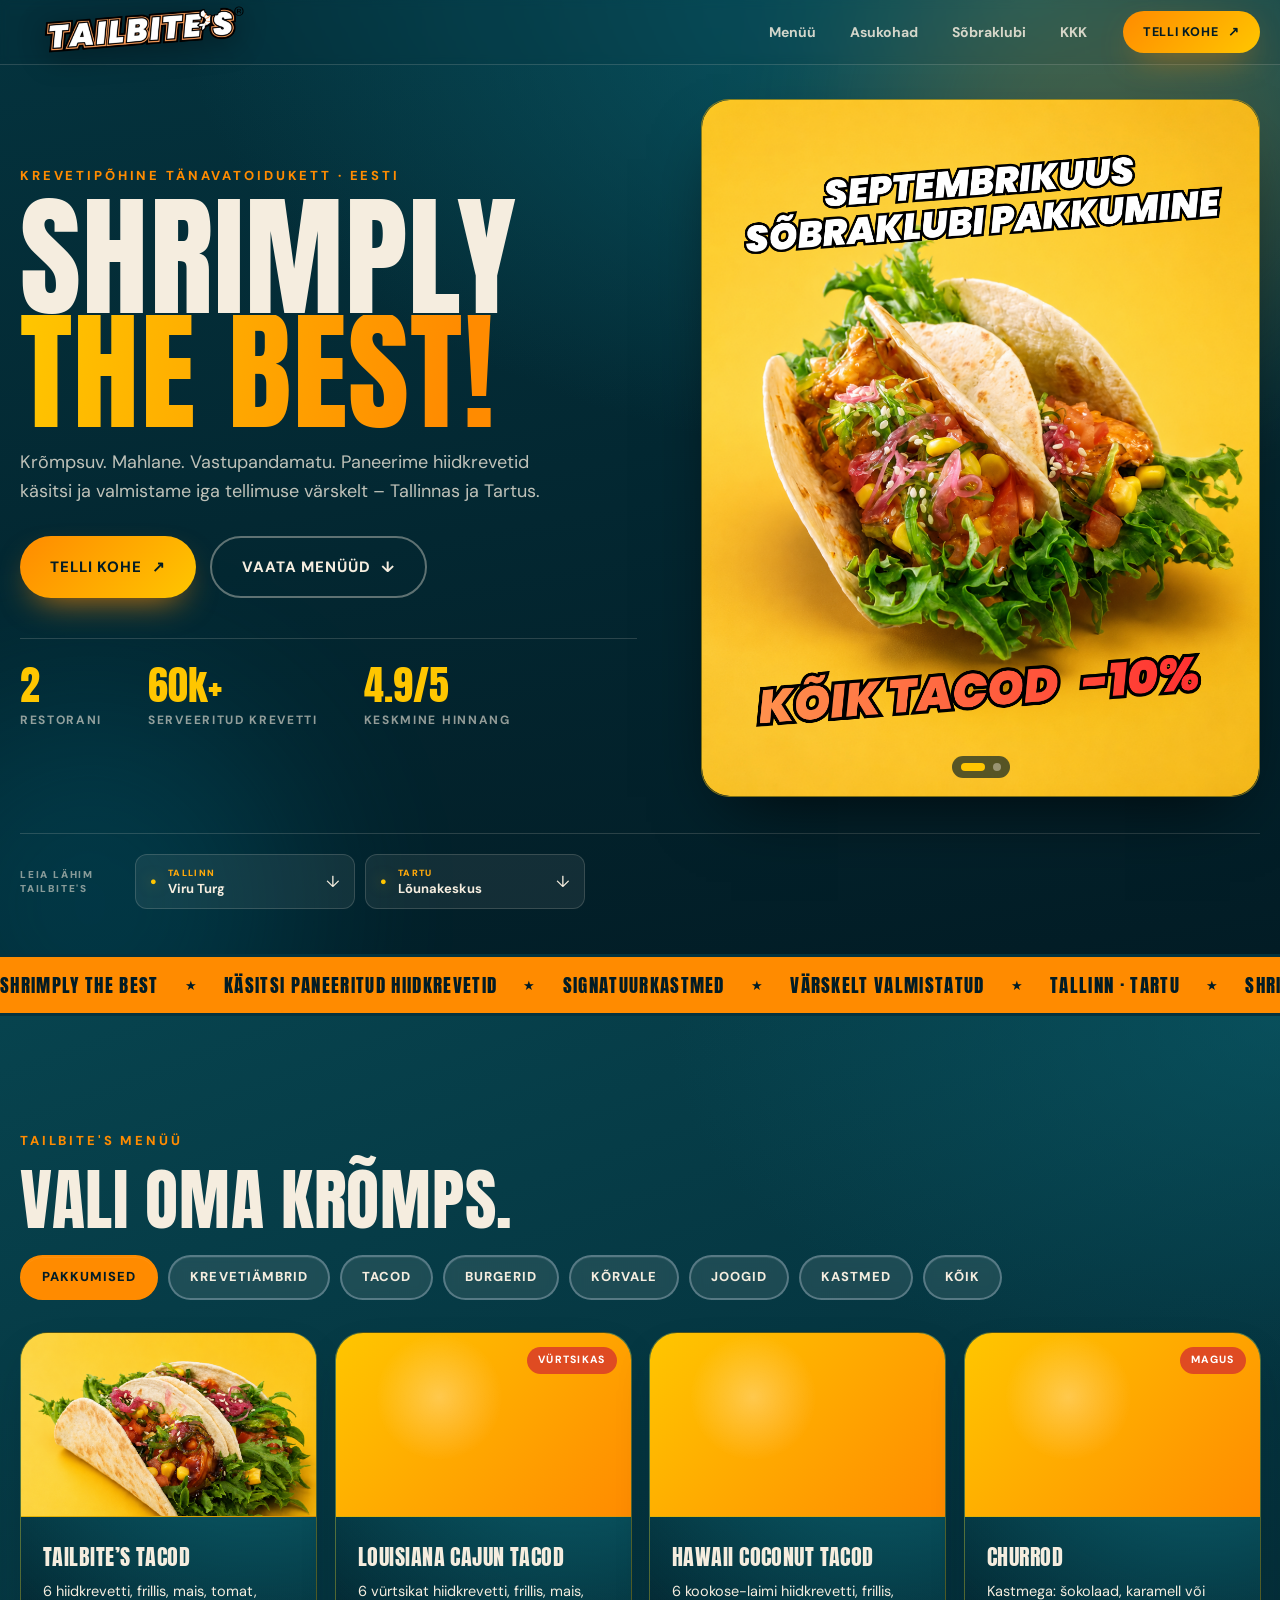
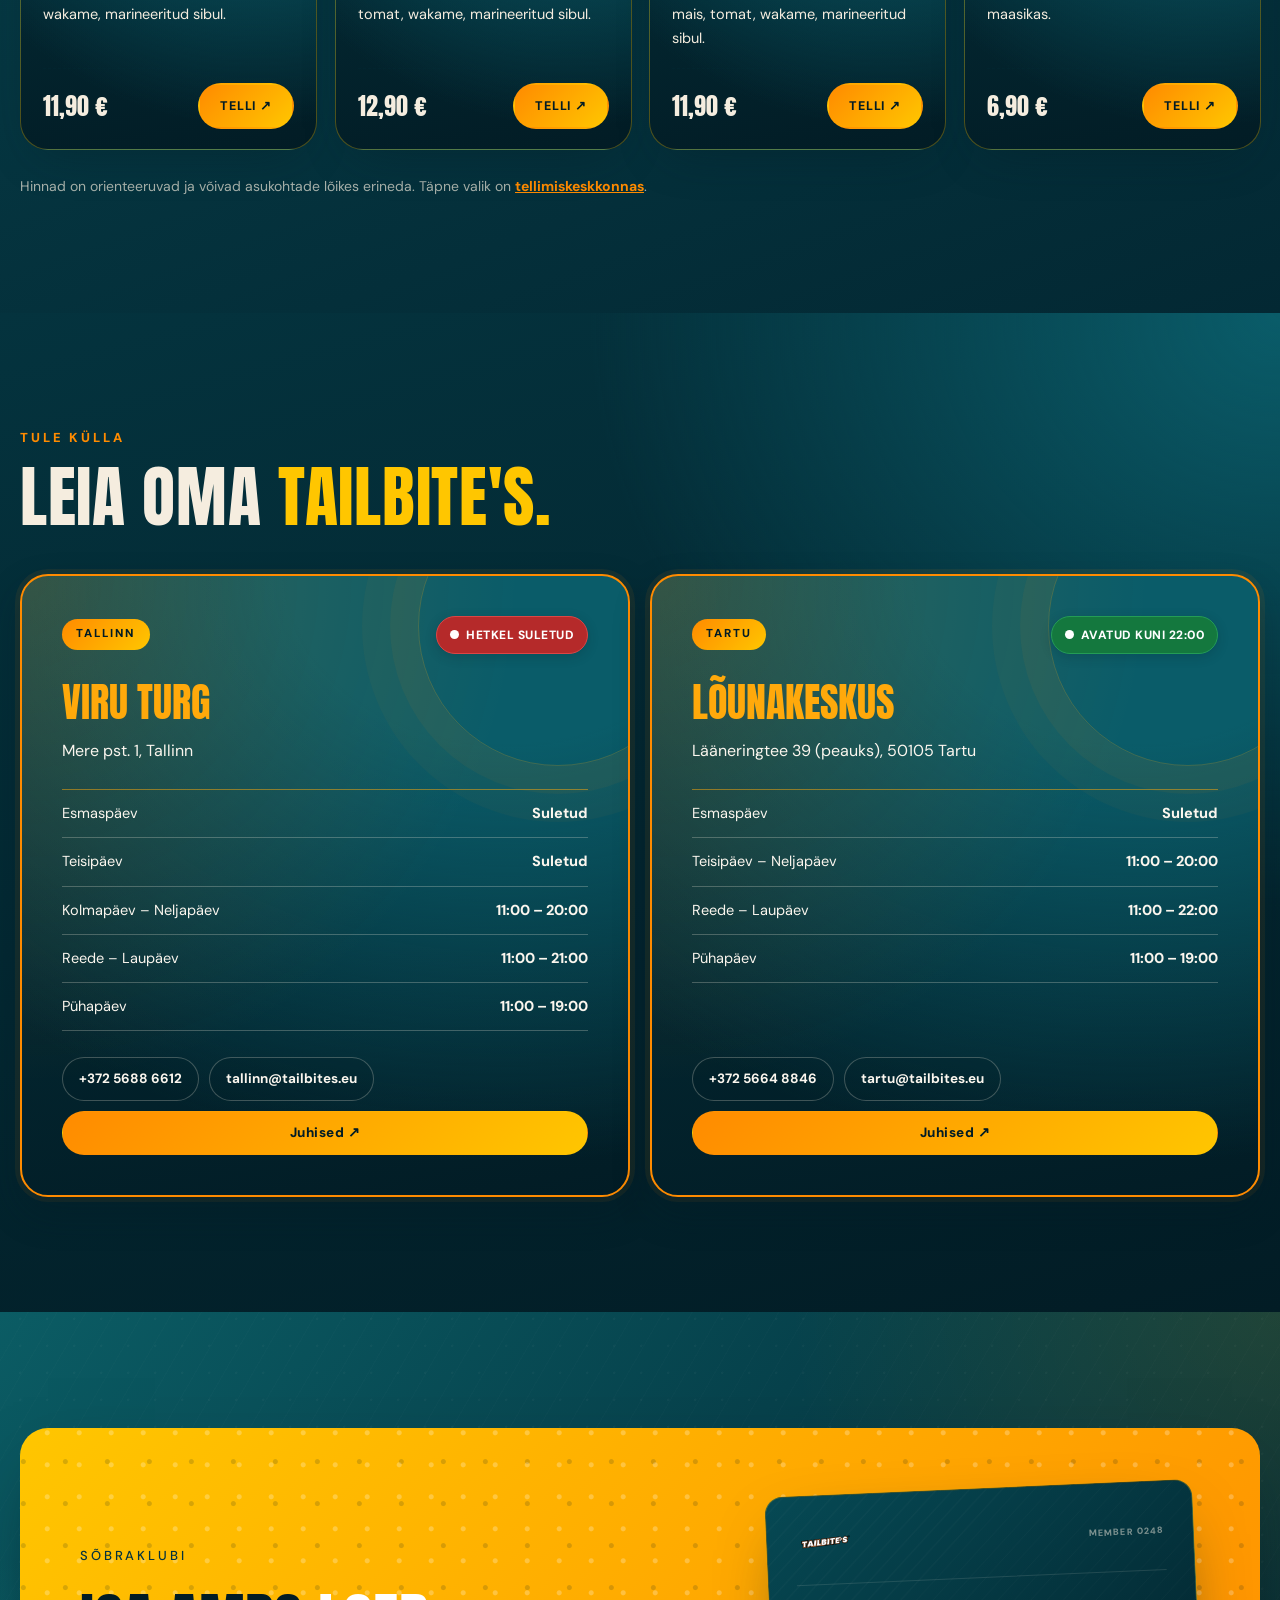
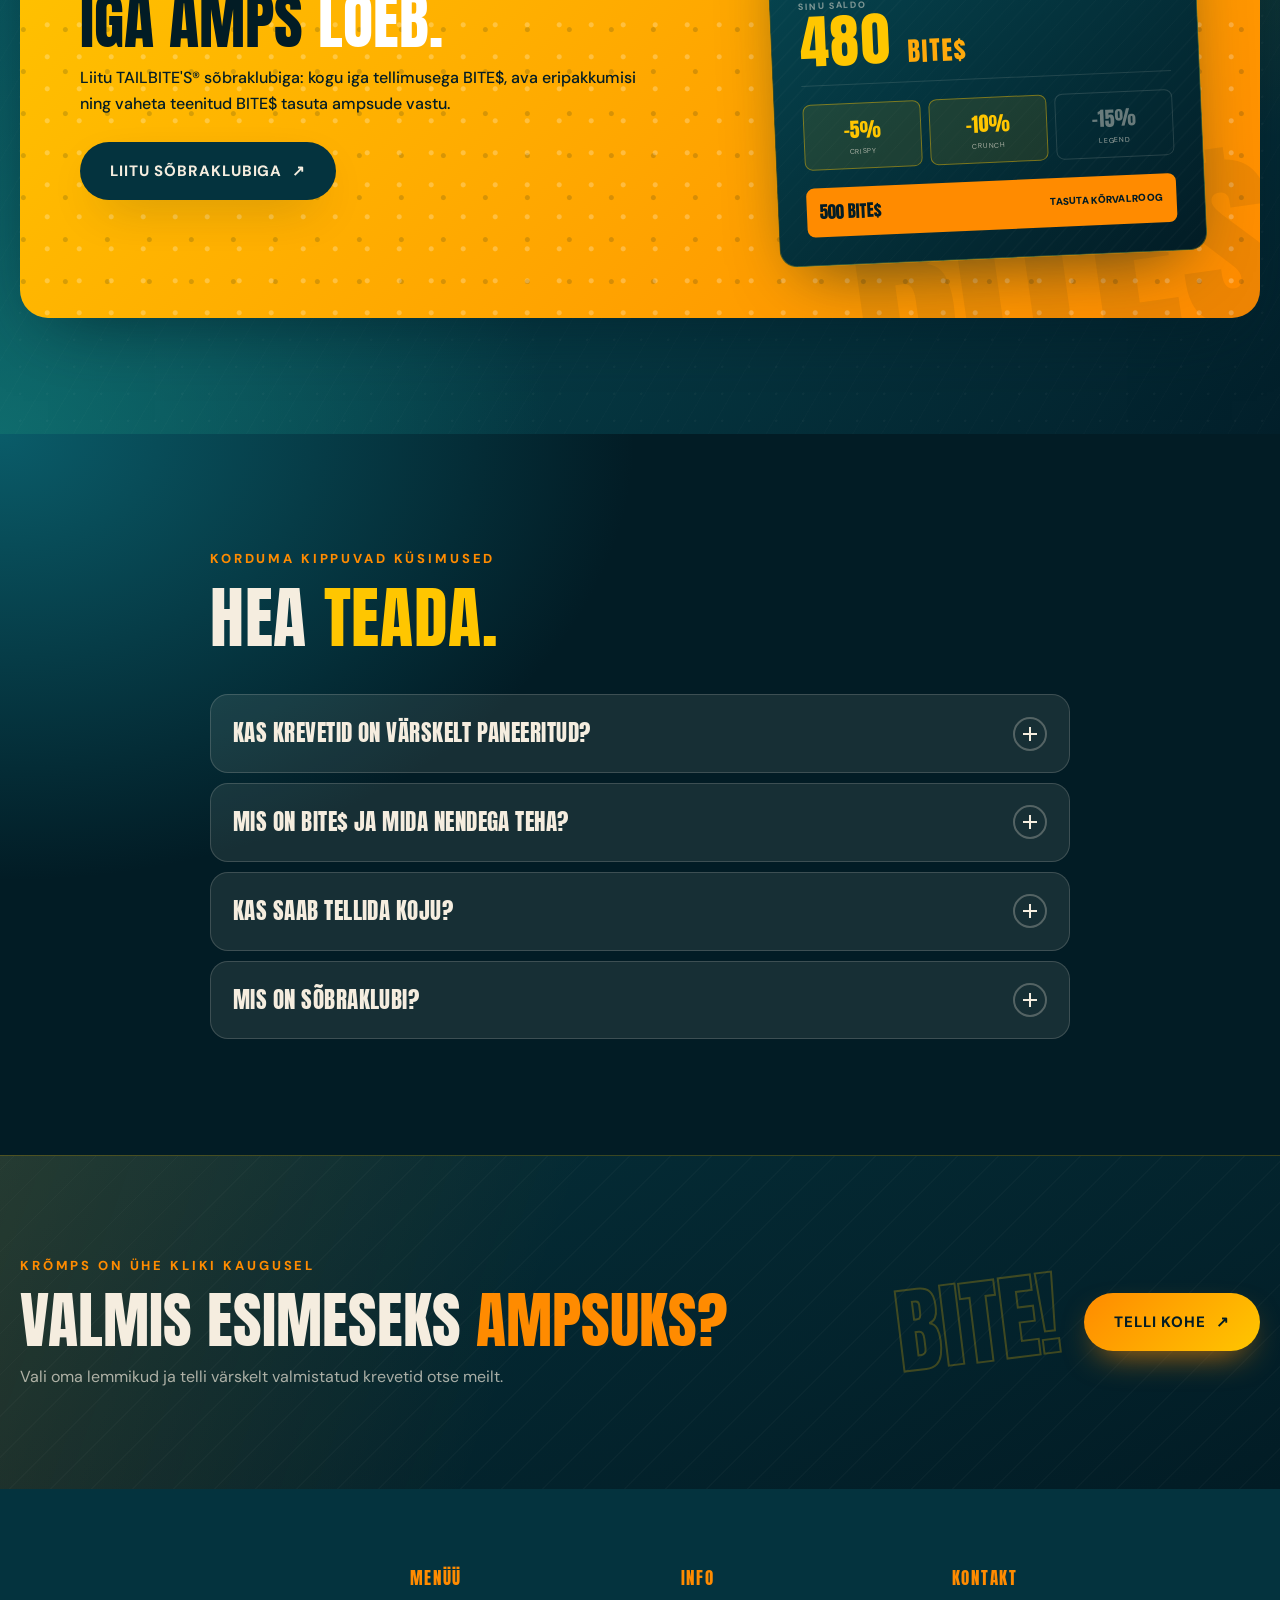
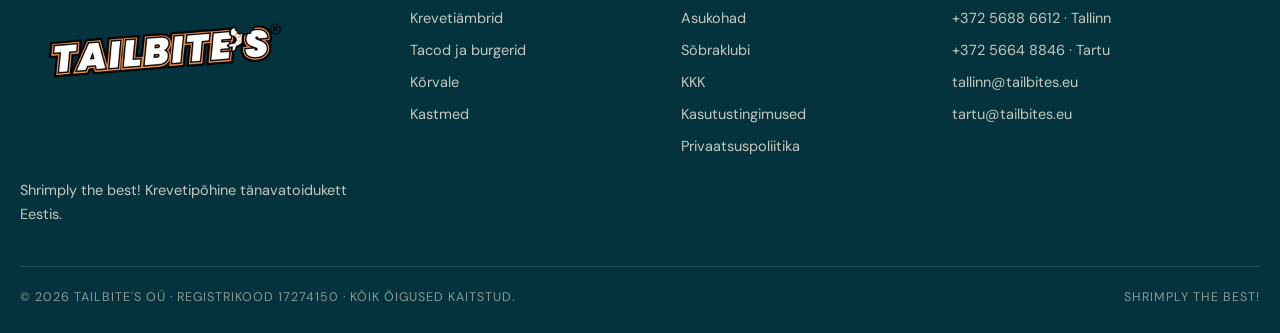
<file: index.html>
<!DOCTYPE html>
<html lang="et">

<head>
    <meta charset="UTF-8">
    <meta name="viewport" content="width=device-width, initial-scale=1.0">

    <title>TAILBITE'S | Krevetid ja tänavatoit Tallinnas ja Tartus</title>
    <meta name="description"
        content="Käsitsi paneeritud hiidkrevetid, krevetiämbrid, tacod ja burgerid. Tailbite’s tänavatoit Tallinnas Viru Turul ja Tartus Lõunakeskuses. Vaata menüüd ja telli!">
    <meta name="robots" content="index, follow, max-image-preview:large">
    <meta name="theme-color" content="#ff8b00">
    <meta name="application-name" content="TAILBITE'S">
    <link rel="canonical" href="https://tailbites.eu/">

    <!-- Link previews: the original site logo must be publicly accessible here. -->
    <meta property="og:type" content="website">
    <meta property="og:locale" content="et_EE">
    <meta property="og:site_name" content="TAILBITE'S">
    <meta property="og:url" content="https://tailbites.eu/">
    <meta property="og:title" content="TAILBITE'S | Shrimply the best!">
    <meta property="og:description"
        content="Krõbedad hiidkrevetid ja tänavatoit Tallinnas ja Tartus. Vali oma krõmps ja telli!">
    <meta property="og:image" content="https://tailbites.eu/assets/site/social-logo.png">
    <meta property="og:image:secure_url" content="https://tailbites.eu/assets/site/social-logo.png">
    <meta property="og:image:type" content="image/png">
    <meta property="og:image:width" content="2560">
    <meta property="og:image:height" content="2560">
    <meta property="og:image:alt" content="TAILBITE'S – Shrimply the best! Logo">
    <meta name="twitter:card" content="summary">
    <meta name="twitter:title" content="TAILBITE'S | Shrimply the best!">
    <meta name="twitter:description"
        content="Krõbedad hiidkrevetid ja tänavatoit Tallinnas ja Tartus. Vali oma krõmps ja telli!">
    <meta name="twitter:image" content="https://tailbites.eu/assets/site/social-logo.png">
    <meta name="twitter:image:alt" content="TAILBITE'S – Shrimply the best! Logo">

    <link rel="icon" type="image/png" sizes="32x32" href="/assets/site/favicon-32.png">
    <link rel="icon" type="image/png" sizes="192x192" href="/assets/site/favicon-192.png">
    <link rel="apple-touch-icon" sizes="180x180" href="/assets/site/apple-touch-icon.png">
    <meta name="referrer" content="strict-origin-when-cross-origin">
    <link rel="sitemap" type="application/xml" href="/sitemap.xml">
    <link rel="preload" href="/assets/fonts/anton-latin.woff2" as="font" type="font/woff2" crossorigin>
    <link rel="stylesheet" href="/css/styles.css">
    <link rel="stylesheet" href="/css/homepage/hero.css">
    <link rel="stylesheet" href="/css/homepage/marquee.css">
    <link rel="stylesheet" href="/css/homepage/menu.css">
    <link rel="stylesheet" href="/css/homepage/locations.css">
    <link rel="stylesheet" href="/css/homepage/club.css">
    <link rel="stylesheet" href="/css/homepage/motion.css">
    <link rel="stylesheet" href="/css/homepage/faq.css">
    <link rel="stylesheet" href="/css/homepage/cta.css">
    <link rel="stylesheet" href="/css/homepage/floating-ui.css">
    <link rel="stylesheet" href="/css/homepage/order-dialog.css">


    <script type="application/ld+json">
{
  "@context": "https://schema.org",
  "@graph": [
    {
      "@type": "Organization",
      "@id": "https://tailbites.eu/#organization",
      "name": "TAILBITE'S",
      "url": "https://tailbites.eu/",
      "logo": "https://tailbites.eu/assets/site/social-logo.png",
      "slogan": "Shrimply the best!",
      "legalName": "TAILBITE'S OÜ",
      "taxID": "17274150",
      "vatID": "EE102890574",
      "address": {
        "@type": "PostalAddress",
        "streetAddress": "Tulbi tn 2d-2a",
        "addressLocality": "Tartu linn",
        "addressRegion": "Tartu maakond",
        "postalCode": "61708",
        "addressCountry": "EE"
      },
      "email": [
        "tallinn@tailbites.eu",
        "tartu@tailbites.eu"
      ]
    },
    {
      "@type": "WebSite",
      "@id": "https://tailbites.eu/#website",
      "url": "https://tailbites.eu/",
      "name": "TAILBITE'S",
      "inLanguage": "et",
      "publisher": {
        "@id": "https://tailbites.eu/#organization"
      }
    },
    {
      "@type": "Restaurant",
      "@id": "https://tailbites.eu/#tallinn",
      "name": "TAILBITE'S Tallinn – Viru Turg",
      "url": "https://tailbites.eu/#locations",
      "parentOrganization": {
        "@id": "https://tailbites.eu/#organization"
      },
      "description": "Krevettidele spetsialiseerunud tänavatoidurestoran: hiidkrevetid, krevetiämbrid, tacod ja burgerid. Viru Turg, Tallinn, Eesti.",
      "servesCuisine": [
        "Krevetid",
        "Mereannid",
        "Tänavatoit",
        "Shrimp",
        "Seafood",
        "Street food"
      ],
      "hasMenu": "https://tailbites.eu/#menu",
      "telephone": "+37256886612",
      "email": "tallinn@tailbites.eu",
      "address": {
        "@type": "PostalAddress",
        "streetAddress": "Mere pst. 1",
        "addressLocality": "Tallinn",
        "addressCountry": "EE"
      }
    },
    {
      "@type": "Restaurant",
      "@id": "https://tailbites.eu/#tartu",
      "name": "TAILBITE'S Tartu – Lõunakeskus",
      "url": "https://tailbites.eu/#locations",
      "parentOrganization": {
        "@id": "https://tailbites.eu/#organization"
      },
      "description": "Krevettidele spetsialiseerunud tänavatoidurestoran: hiidkrevetid, krevetiämbrid, tacod ja burgerid. Lõunakeskus, Tartu, Eesti.",
      "servesCuisine": [
        "Krevetid",
        "Mereannid",
        "Tänavatoit",
        "Shrimp",
        "Seafood",
        "Street food"
      ],
      "hasMenu": "https://tailbites.eu/#menu",
      "telephone": "+37256648846",
      "email": "tartu@tailbites.eu",
      "address": {
        "@type": "PostalAddress",
        "streetAddress": "Lääneringtee 39",
        "addressLocality": "Tartu",
        "addressCountry": "EE",
        "postalCode": "50105"
      }
    }
  ]
}
    </script>
    <noscript>
        <style>
            .reveal {
                opacity: 1;
                transform: none;
            }

            .order-trigger {
                display: none;
            }
        </style>
    </noscript>
</head>

<body class="homepage">

    <a class="skip-link" href="#main">Liigu sisu juurde</a>

    <!-- ============================ HEADER ============================ -->
    <header class="site-header" id="siteHeader">
        <div class="container navbar">

            <a href="#home" class="brand" aria-label="TAILBITE'S avaleht">
                <img src="/assets/site/logo.png" alt="TAILBITE'S logo" decoding="async">
            </a>

            <nav class="desktop-nav" aria-label="Peamenüü">
                <a href="#menu">Menüü</a>
                <a href="#locations">Asukohad</a>
                <a href="#club">Sõbraklubi</a>
                <a href="#faq">KKK</a>
            </nav>

            <div class="nav-actions">
                <button class="btn btn-primary btn-sm order-trigger" type="button" aria-haspopup="dialog"
                    aria-controls="orderDialog">TELLI KOHE <span aria-hidden="true">↗</span></button>
                <button class="burger" id="burger" type="button" aria-label="Ava menüü" aria-expanded="false"
                    aria-controls="mobileMenu">
                    <span></span><span></span><span></span>
                </button>
            </div>

        </div>
        <div class="scroll-progress" id="scrollProgress"></div>
    </header>

    <div class="mobile-menu" id="mobileMenu" inert>
        <nav aria-label="Mobiilimenüü">
            <a href="#menu">Menüü</a>
            <a href="#locations">Asukohad</a>
            <a href="#club">Sõbraklubi</a>
            <a href="#faq">KKK</a>
        </nav>
        <button class="btn btn-primary btn-block order-trigger" type="button" aria-haspopup="dialog"
            aria-controls="orderDialog">TELLI KOHE <span aria-hidden="true">↗</span></button>
    </div>
    <div class="menu-backdrop" id="menuBackdrop"></div>

    <main id="main">

        <!-- ============================ HERO ============================ -->
        <section class="hero" id="home">
            <div class="hero-glow glow-orange" aria-hidden="true"></div>
            <div class="hero-glow glow-blue" aria-hidden="true"></div>

            <div class="container hero-inner">

                <div class="hero-left">
                    <p class="eyebrow reveal">KREVETIPÕHINE TÄNAVATOIDUKETT · EESTI</p>

                    <h1 class="hero-title reveal">
                        <span class="line-1">SHRIMPLY</span>
                        <span class="line-2">THE BEST!</span>
                    </h1>

                    <p class="hero-sub reveal">
                        Krõmpsuv. Mahlane. Vastupandamatu. Paneerime hiidkrevetid käsitsi ja
                        valmistame iga tellimuse värskelt – Tallinnas ja Tartus.
                    </p>

                    <div class="hero-actions reveal">
                        <button class="btn btn-primary btn-lg order-trigger" type="button" aria-haspopup="dialog"
                            aria-controls="orderDialog"><span class="shine"></span>TELLI KOHE <span
                                aria-hidden="true">↗</span></button>
                        <a href="#menu" class="btn btn-ghost btn-lg">VAATA MENÜÜD <span aria-hidden="true">↓</span></a>
                    </div>

                    <ul class="hero-stats reveal">
                        <li><strong data-count="2">0</strong><span>restorani</span></li>
                        <li><strong data-count="60" data-suffix="k+">0</strong><span>serveeritud krevetti</span></li>
                        <li><strong data-count="49" data-decimal="1" data-suffix="/5">0</strong><span>keskmine
                                hinnang</span></li>
                    </ul>
                </div>

                <div class="hero-right reveal" aria-label="Tailbite's pakkumised">
                    <div class="hero-photo" id="heroPromo">
                        <div class="hero-promo-track">
                            <figure class="hero-promo-slide is-active">
                                <img src="/assets/promotions/september.png"
                                    alt="TAILBITE'S krevetiämber krõbedate hiidkrevettidega" fetchpriority="high"
                                    decoding="async" width="1920" height="1080">
                            </figure>
                            <figure class="hero-promo-slide">
                                <img src="/assets/promotions/september-bites.png"
                                    alt="TAILBITE'S tacod värskete lisanditega" loading="lazy" decoding="async"
                                    width="1920" height="1080">
                            </figure>
                        </div>
                        <div class="hero-promo-dots" aria-label="Vali pakkumine">
                            <button class="is-active" type="button" aria-label="Näita krevetiämbrit"></button>
                            <button type="button" aria-label="Näita tacosid"></button>
                        </div>
                    </div>
                </div>

            </div>

            <div class="container hero-locations reveal" aria-label="Kiired asukohad">
                <p class="hero-locations-label">LEIA LÄHIM TAILBITE'S</p>
                <div class="hero-location-links">
                    <a href="#locations" class="hero-location-link">
                        <span class="location-pin" aria-hidden="true">●</span>
                        <span><small>TALLINN</small><strong>Viru Turg</strong></span>
                        <span aria-hidden="true">↓</span>
                    </a>
                    <a href="#locations" class="hero-location-link">
                        <span class="location-pin" aria-hidden="true">●</span>
                        <span><small>TARTU</small><strong>Lõunakeskus</strong></span>
                        <span aria-hidden="true">↓</span>
                    </a>
                </div>
            </div>
        </section>

        <!-- ============================ MARQUEE ============================ -->
        <div class="marquee" aria-hidden="true">
            <div class="marquee-track">
                <span>SHRIMPLY THE BEST</span><span class="dot">★</span>
                <span>KÄSITSI PANEERITUD HIIDKREVETID</span><span class="dot">★</span>
                <span>SIGNATUURKASTMED</span><span class="dot">★</span>
                <span>VÄRSKELT VALMISTATUD</span><span class="dot">★</span>
                <span>TALLINN · TARTU</span><span class="dot">★</span>
                <span>SHRIMPLY THE BEST</span><span class="dot">★</span>
                <span>KÄSITSI PANEERITUD HIIDKREVETID</span><span class="dot">★</span>
                <span>SIGNATUURKASTMED</span><span class="dot">★</span>
                <span>VÄRSKELT VALMISTATUD</span><span class="dot">★</span>
                <span>TALLINN · TARTU</span><span class="dot">★</span>
            </div>
        </div>

        <!-- ============================ MENU ============================ -->
        <section class="section section-alt" id="menu">
            <div class="container">
                <p class="eyebrow reveal">TAILBITE'S MENÜÜ</p>
                <h2 class="section-title reveal">VALI OMA <span>KRÕMPS.</span></h2>

                <div class="menu-tabs reveal" role="tablist" aria-label="Menüü kategooriad">
                    <button class="tab is-active" role="tab" aria-selected="true" id="tab-promo"
                        aria-controls="menuGrid" tabindex="0" data-filter="promo">Pakkumised</button>
                    <button class="tab" role="tab" aria-selected="false" id="tab-buckets" aria-controls="menuGrid"
                        tabindex="-1" data-filter="buckets">Krevetiämbrid</button>
                    <button class="tab" role="tab" aria-selected="false" id="tab-tacos" aria-controls="menuGrid"
                        tabindex="-1" data-filter="tacos">Tacod</button>
                    <button class="tab" role="tab" aria-selected="false" id="tab-burgers" aria-controls="menuGrid"
                        tabindex="-1" data-filter="burgers">Burgerid</button>
                    <button class="tab" role="tab" aria-selected="false" id="tab-sides" aria-controls="menuGrid"
                        tabindex="-1" data-filter="sides">Kõrvale</button>
                    <button class="tab" role="tab" aria-selected="false" id="tab-drinks" aria-controls="menuGrid"
                        tabindex="-1" data-filter="drinks">Joogid</button>
                    <button class="tab" role="tab" aria-selected="false" id="tab-sauces" aria-controls="menuGrid"
                        tabindex="-1" data-filter="sauces">Kastmed</button>
                    <button class="tab" role="tab" aria-selected="false" id="tab-all" aria-controls="menuGrid"
                        tabindex="-1" data-filter="all">Kõik</button>
                </div>

                <div class="menu-grid" id="menuGrid" role="tabpanel" aria-labelledby="tab-promo">
                    <article class="menu-card">
                        <div class="menu-image"><img src="/assets/products/Tacos/TailbitesTaco.png"
                                alt="Tailbite’s tacod" loading="lazy" decoding="async" width="800" height="500"></div>
                        <div class="menu-card-body">
                            <h3>Tailbite’s tacod</h3>
                            <p>6 hiidkrevetti, frillis, mais, tomat, wakame, marineeritud sibul.</p>
                            <div class="menu-foot"><span class="menu-price">11,90 €</span><button
                                    class="btn btn-ghost btn-sm order-trigger" type="button" aria-haspopup="dialog"
                                    aria-controls="orderDialog">Telli ↗</button></div>
                        </div>
                    </article>
                    <article class="menu-card"><span class="menu-tagpill">Vürtsikas</span>
                        <div class="menu-image"><img src="/assets/products/Tacos/CajunTaco.png"
                                alt="Louisiana Cajun tacod" loading="lazy" decoding="async" width="800" height="500">
                        </div>
                        <div class="menu-card-body">
                            <h3>Louisiana Cajun tacod</h3>
                            <p>6 vürtsikat hiidkrevetti, frillis, mais, tomat, wakame, marineeritud sibul.</p>
                            <div class="menu-foot"><span class="menu-price">12,90 €</span><button
                                    class="btn btn-ghost btn-sm order-trigger" type="button" aria-haspopup="dialog"
                                    aria-controls="orderDialog">Telli ↗</button></div>
                        </div>
                    </article>
                    <article class="menu-card">
                        <div class="menu-image"><img src="/assets/products/Tacos/CoconutTaco.png"
                                alt="Hawaii Coconut tacod" loading="lazy" decoding="async" width="800" height="500">
                        </div>
                        <div class="menu-card-body">
                            <h3>Hawaii Coconut tacod</h3>
                            <p>6 kookose-laimi hiidkrevetti, frillis, mais, tomat, wakame, marineeritud sibul.</p>
                            <div class="menu-foot"><span class="menu-price">11,90 €</span><button
                                    class="btn btn-ghost btn-sm order-trigger" type="button" aria-haspopup="dialog"
                                    aria-controls="orderDialog">Telli ↗</button></div>
                        </div>
                    </article>
                    <article class="menu-card"><span class="menu-tagpill">Magus</span>
                        <div class="menu-image"><img src="/assets/products/Sides/Churros.png" alt="Churrod"
                                loading="lazy" decoding="async" width="800" height="500"></div>
                        <div class="menu-card-body">
                            <h3>Churrod</h3>
                            <p>Kastmega: šokolaad, karamell või maasikas.</p>
                            <div class="menu-foot"><span class="menu-price">6,90 €</span><button
                                    class="btn btn-ghost btn-sm order-trigger" type="button" aria-haspopup="dialog"
                                    aria-controls="orderDialog">Telli ↗</button></div>
                        </div>
                    </article>
                </div>
                <noscript>
                    <p class="menu-note">Menüü ja tellimisnuppude kasutamiseks luba JavaScript. Tellida saad ka otse: <a
                            href="https://takeaway.spindl.app/venues/tailbitestallinn">Tallinn</a> või <a
                            href="https://takeaway.spindl.app/venues/tailbitestartu">Tartu</a>.</p>
                </noscript>

                <p class="menu-note reveal">
                    Hinnad on orienteeruvad ja võivad asukohtade lõikes erineda. Täpne valik on
                    <button class="order-trigger order-inline" type="button" aria-haspopup="dialog"
                        aria-controls="orderDialog">tellimiskeskkonnas</button>.
                </p>
            </div>
        </section>

        <!-- ============================ LOCATIONS ============================ -->
        <section class="section section-alt" id="locations">
            <div class="container">
                <p class="eyebrow reveal">TULE KÜLLA</p>
                <h2 class="section-title reveal">LEIA OMA <span>TAILBITE'S.</span></h2>

                <div class="loc-grid">

                    <article class="loc-card reveal" data-open-key="tallinn">
                        <div class="loc-head">
                            <span class="loc-city">TALLINN</span>
                            <span class="loc-status" data-status="tallinn">–</span>
                        </div>
                        <h3>Viru Turg</h3>
                        <p class="loc-addr">Mere pst. 1, Tallinn</p>

                        <ul class="hours">
                            <li><span>Esmaspäev</span><b>Suletud</b></li>
                            <li><span>Teisipäev</span><b>Suletud</b></li>
                            <li><span>Kolmapäev – Neljapäev</span><b>11:00 – 20:00</b></li>
                            <li><span>Reede – Laupäev</span><b>11:00 – 21:00</b></li>
                            <li><span>Pühapäev</span><b>11:00 – 19:00</b></li>
                        </ul>

                        <div class="loc-links">
                            <a href="tel:+37256886612">+372 5688 6612</a>
                            <a href="mailto:tallinn@tailbites.eu">tallinn@tailbites.eu</a>
                            <a href="https://maps.google.com/?q=Mere+pst+1+Tallinn" target="_blank"
                                rel="noopener">Juhised ↗</a>
                        </div>
                    </article>

                    <article class="loc-card reveal" data-open-key="tartu">
                        <div class="loc-head">
                            <span class="loc-city">TARTU</span>
                            <span class="loc-status" data-status="tartu">–</span>
                        </div>
                        <h3>Lõunakeskus</h3>
                        <p class="loc-addr">Lääneringtee 39 (peauks), 50105 Tartu</p>

                        <ul class="hours">
                            <li><span>Esmaspäev</span><b>Suletud</b></li>
                            <li><span>Teisipäev – Neljapäev</span><b>11:00 – 20:00</b></li>
                            <li><span>Reede – Laupäev</span><b>11:00 – 22:00</b></li>
                            <li><span>Pühapäev</span><b>11:00 – 19:00</b></li>
                        </ul>

                        <div class="loc-links">
                            <a href="tel:+37256648846">+372 5664 8846</a>
                            <a href="mailto:tartu@tailbites.eu">tartu@tailbites.eu</a>
                            <a href="https://maps.google.com/?q=Lääneringtee+39+Tartu" target="_blank"
                                rel="noopener">Juhised ↗</a>
                        </div>
                    </article>

                </div>
            </div>
        </section>

        <!-- ============================ CLUB ============================ -->
        <section class="section" id="club">
            <div class="container">
                <div class="club reveal">
                    <div class="club-text">
                        <p class="eyebrow eyebrow-dark">SÕBRAKLUBI</p>
                        <h2 class="club-title">IGA AMPS <span>LOEB.</span></h2>
                        <p>Liitu TAILBITE'S® sõbraklubiga: kogu iga tellimusega BITE$, ava eripakkumisi ning vaheta
                            teenitud BITE$ tasuta ampsude vastu.</p>
                        <a class="btn btn-dark btn-lg" href="https://loyalty.spindl.app/venues/tailbitesfriend"
                            target="_blank" rel="noopener">LIITU SÕBRAKLUBIGA <span aria-hidden="true">↗</span></a>
                    </div>
                    <div class="club-card">
                        <div class="club-card-head">
                            <img class="club-logo" src="/assets/site/logo.png" alt="TAILBITE'S" decoding="async"
                                width="220" height="90" loading="lazy">
                            <span>MEMBER 0248</span>
                        </div>
                        <div class="bite-balance"><small>SINU SALDO</small><strong>480 <em>BITE$</em></strong></div>
                        <div class="club-levels" aria-label="Sõbraklubi soodustused">
                            <span class="is-earned"><b>−5%</b><small>CRISPY</small></span>
                            <span class="is-earned"><b>−10%</b><small>CRUNCH</small></span>
                            <span><b>−15%</b><small>LEGEND</small></span>
                        </div>
                        <div class="club-reward"><span>500 BITE$</span><strong>TASUTA KÕRVALROOG</strong></div>
                    </div>
                </div>
            </div>
        </section>


        <!-- ============================ FAQ ============================ -->
        <section class="section" id="faq">
            <div class="container container-narrow">
                <p class="eyebrow reveal">KORDUMA KIPPUVAD KÜSIMUSED</p>
                <h2 class="section-title reveal">HEA <span>TEADA.</span></h2>

                <div class="faq" id="faqList">
                    <div class="faq-item reveal">
                        <button class="faq-q" type="button" aria-expanded="false">Kas krevetid on värskelt
                            paneeritud?<span class="faq-icon" aria-hidden="true"></span></button>
                        <div class="faq-a">
                            <p>Meie Handmade Crispy krevetid paneeritakse käsitsi iga tellimuse jaoks eraldi, et tagada
                                maksimaalne krõmpsuvus ja värskus.
                            </p>
                        </div>
                    </div>
                    <div class="faq-item reveal">
                        <button class="faq-q" type="button" aria-expanded="false">Mis on BITE$ ja mida nendega
                            teha?<span class="faq-icon" aria-hidden="true"></span></button>
                        <div class="faq-a">
                            <p>BITE$ on Tailbites sõbraklubi punktid, mida kogud iga tellimusega. BITE$ punktide eest
                                saad soetada
                                endale maitsvaid toite ilma, et peaksid midagi maksma! BITE$ punktide kogumiseks peab
                                olema <a href="https://www.tailbites.ee/sobraklubi" target="_blank"
                                    rel="noopener">Sõbraklubi</a> liige!</p>
                        </div>
                    </div>
                    <div class="faq-item reveal">
                        <button class="faq-q" type="button" aria-expanded="false">Kas saab tellida koju?<span
                                class="faq-icon" aria-hidden="true"></span></button>
                        <div class="faq-a">
                            <p>Muidugi! Meie <button class="order-trigger order-inline" type="button"
                                    aria-haspopup="dialog" aria-controls="orderDialog">tellimiskeskkonnast</button> saab
                                kiirelt ja mugavalt koju tellida. Samuti
                                leiate meid <a href="https://www.wolt.com/en/est/restaurants/tailbites" target="_blank"
                                    rel="noopener">Woltis</a> ja <a
                                    href="https://www.boltfood.com/en/est/restaurants/tailbites" target="_blank"
                                    rel="noopener">Bolt Foodis</a>.</p>
                        </div>
                    </div>
                    <div class="faq-item reveal">
                        <button class="faq-q" type="button" aria-expanded="false">Mis on sõbraklubi?<span
                                class="faq-icon" aria-hidden="true"></span></button>
                        <div class="faq-a">
                            <p>Sõbraklubi on meie kliendigrupp, kes saavad igalt tellimuselt natukene soodustust,
                                koguvad BITE$ punkte ning saavad iga kuu eripakkumisi!</p>
                        </div>
                    </div>
                </div>
            </div>
        </section>

        <!-- ============================ CTA ============================ -->
        <section class="cta-band">
            <div class="container cta-inner reveal">
                <div class="cta-copy">
                    <p class="eyebrow">KRÕMPS ON ÜHE KLIKI KAUGUSEL</p>
                    <h2>VALMIS ESIMESEKS <span>AMPSUKS?</span></h2>
                    <p>Vali oma lemmikud ja telli värskelt valmistatud krevetid otse meilt.</p>
                </div>
                <div class="cta-action">
                    <span class="cta-mark" aria-hidden="true">BITE!</span>
                    <button class="btn btn-primary btn-lg order-trigger" type="button" aria-haspopup="dialog"
                        aria-controls="orderDialog"><span class="shine"></span>TELLI KOHE <span
                            aria-hidden="true">↗</span></button>
                </div>
            </div>
        </section>

    </main>

    <!-- ============================ FOOTER ============================ -->
    <footer class="site-footer">
        <div class="container footer-grid">

            <div class="footer-brand">
                <img src="/assets/site/logo.png" alt="TAILBITE'S logo" decoding="async" loading="lazy">
                <p>Shrimply the best! Krevetipõhine tänavatoidukett Eestis.</p>
            </div>

            <nav class="footer-col" aria-label="Jalus – menüü">
                <h4>Menüü</h4>
                <a href="#menu">Krevetiämbrid</a>
                <a href="#menu">Tacod ja burgerid</a>
                <a href="#menu">Kõrvale</a>
                <a href="#menu">Kastmed</a>
            </nav>

            <nav class="footer-col" aria-label="Jalus – info">
                <h4>Info</h4>
                <a href="#locations">Asukohad</a>
                <a href="#club">Sõbraklubi</a>
                <a href="#faq">KKK</a>
                <a href="legal/terms.html">Kasutustingimused</a>
                <a href="legal/privacy.html">Privaatsuspoliitika</a>
            </nav>

            <div class="footer-col">
                <h4>Kontakt</h4>
                <a href="tel:+37256886612">+372 5688 6612 · Tallinn</a>
                <a href="tel:+37256648846">+372 5664 8846 · Tartu</a>
                <a href="mailto:tallinn@tailbites.eu">tallinn@tailbites.eu</a>
                <a href="mailto:tartu@tailbites.eu">tartu@tailbites.eu</a>
            </div>

        </div>

        <div class="container footer-bottom">
            <p>© <span id="year">2026</span> TAILBITE'S OÜ · Registrikood 17274150 · Kõik õigused kaitstud.</p>
            <p>Shrimply the best!</p>
        </div>
    </footer>

    <button class="to-top" id="toTop" type="button" aria-label="Tagasi üles">↑</button>


    <!-- ============================ ORDER LOCATION ============================ -->
    <dialog class="order-dialog" id="orderDialog" aria-labelledby="orderTitle" aria-describedby="orderDescription">
        <div class="order-panel">
            <button class="order-close" type="button" aria-label="Sulge asukohavalik" autofocus>
                <span aria-hidden="true">×</span>
            </button>
            <p class="order-eyebrow">TAILBITE'S · VÄRSKELT SULLE</p>
            <h2 id="orderTitle">Kust <span>tellid?</span></h2>
            <p id="orderDescription">Vali restoran, kust soovid oma tellimuse teha.</p>
            <div class="order-choices">
                <a class="order-city" target="_blank" href="https://takeaway.spindl.app/venues/tailbitestallinn"
                    rel="noopener">
                    <span class="order-city-name">Tallinn <span aria-hidden="true">↗</span></span>
                    <span class="order-city-place">Viru Turg</span>
                </a>
                <a class="order-city" target="_blank" href="https://takeaway.spindl.app/venues/tailbitestartu"
                    rel="noopener">
                    <span class="order-city-name">Tartu <span aria-hidden="true">↗</span></span>
                    <span class="order-city-place">Lõunakeskus</span>
                </a>
            </div>
        </div>
    </dialog>

    <script src="/script.js" defer></script>
</body>

</html>
</file>
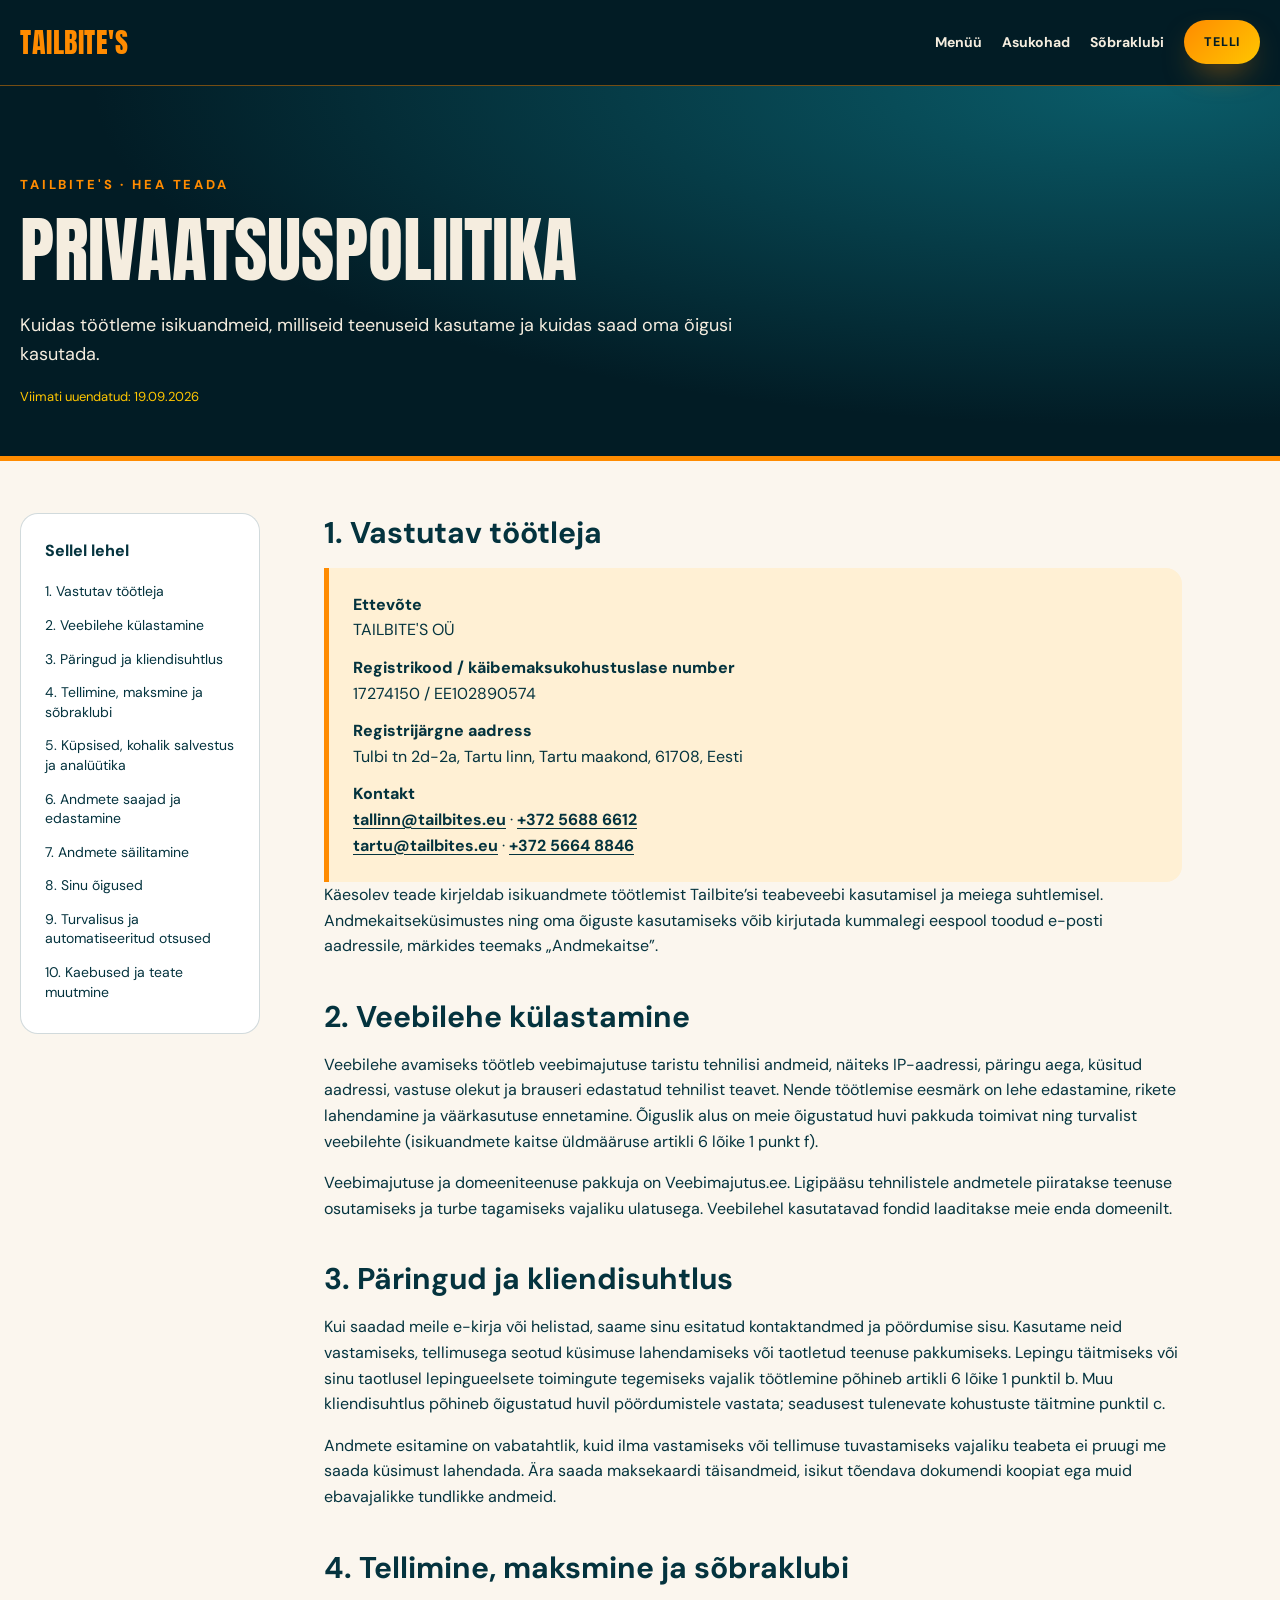
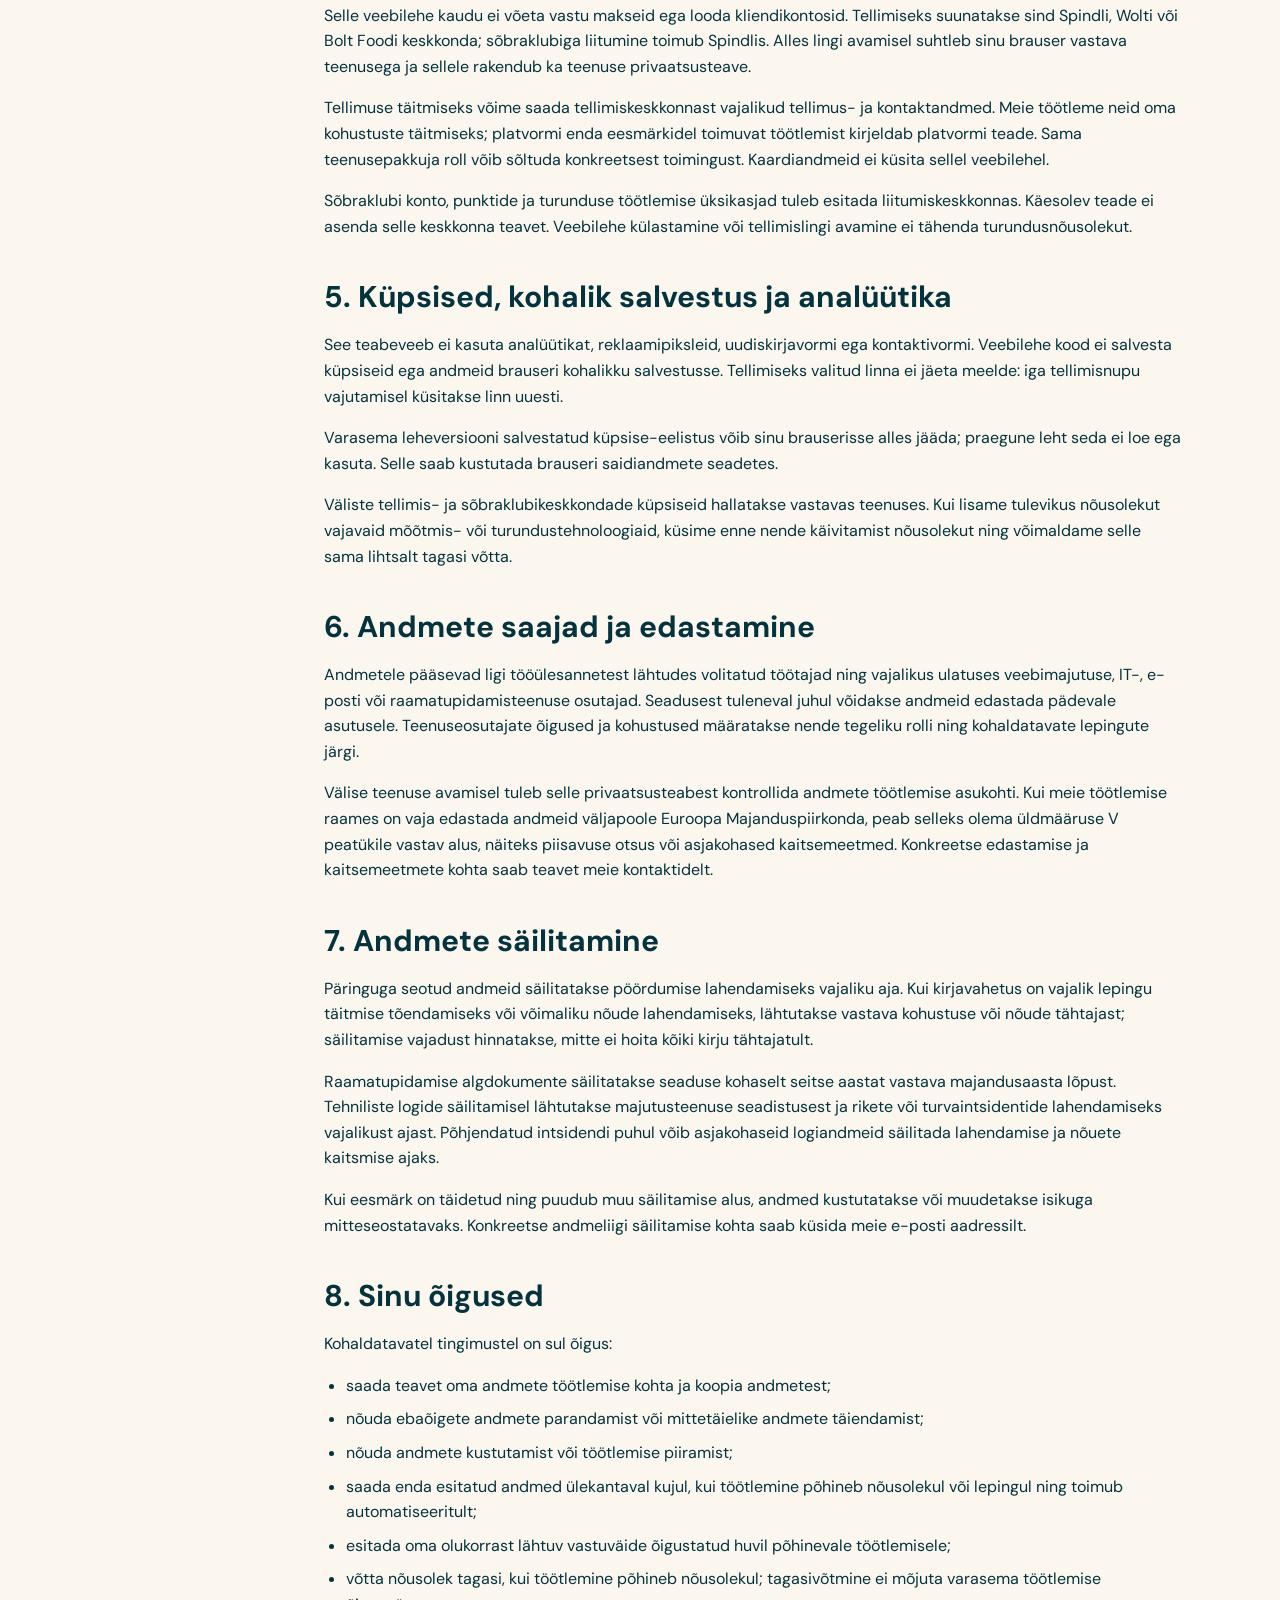
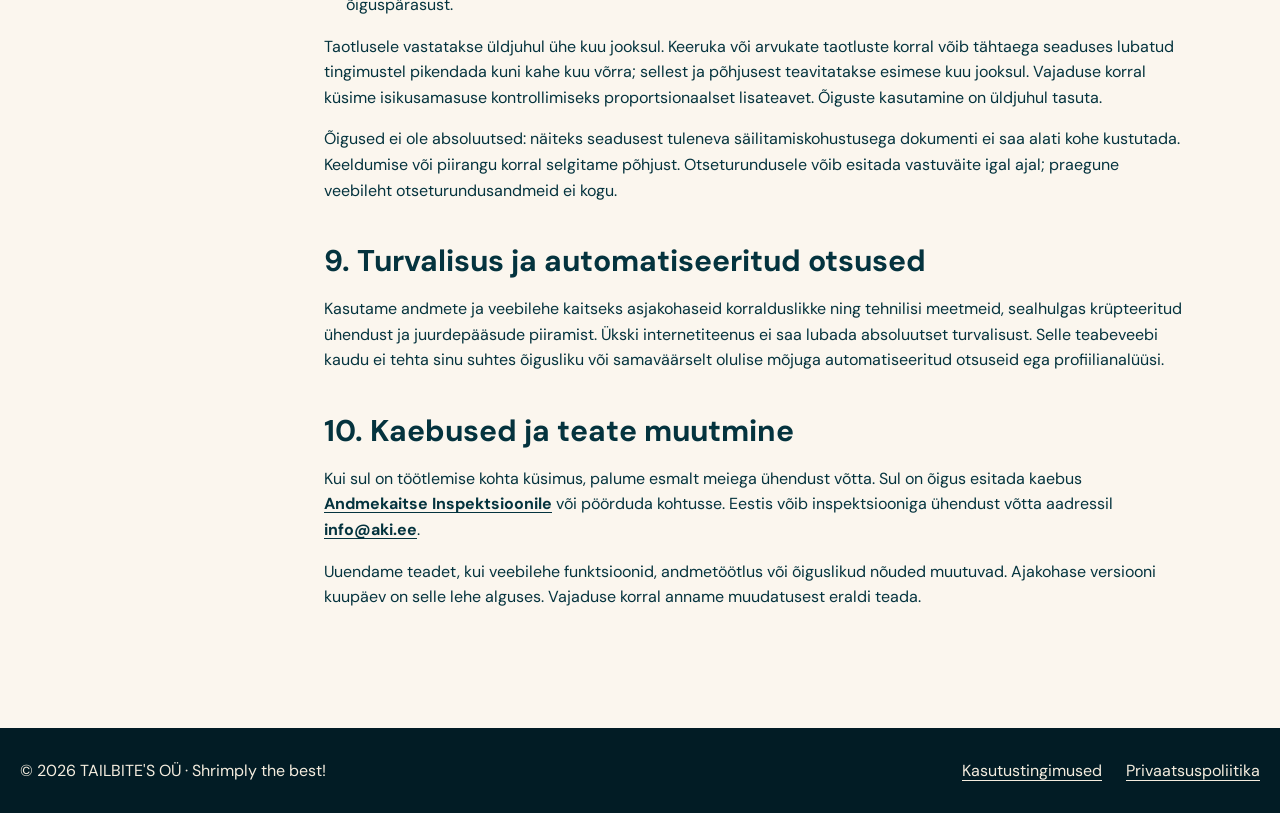
<file: legal/privacy.html>
<!DOCTYPE html>
<html lang="et">

<head>
    <meta charset="UTF-8">
    <meta name="viewport" content="width=device-width, initial-scale=1">
    <title>Privaatsuspoliitika | TAILBITE'S</title>
    <meta name="description"
        content="Kuidas töötleme isikuandmeid, milliseid teenuseid kasutame ja kuidas saad oma õigusi kasutada.">
    <meta name="robots" content="index, follow, max-image-preview:large">
    <meta name="theme-color" content="#ff8b00">
    <meta name="referrer" content="strict-origin-when-cross-origin">
    <link rel="canonical" href="https://tailbites.eu/privaatsuspoliitika.html">
    <meta property="og:type" content="website">
    <meta property="og:locale" content="et_EE">
    <meta property="og:site_name" content="TAILBITE'S">
    <meta property="og:url" content="https://tailbites.eu/privaatsuspoliitika.html">
    <meta property="og:title" content="Privaatsuspoliitika | TAILBITE'S">
    <meta property="og:description"
        content="Kuidas töötleme isikuandmeid, milliseid teenuseid kasutame ja kuidas saad oma õigusi kasutada.">
    <meta property="og:image" content="https://tailbites.eu/assets/site/social-logo.png">
    <meta property="og:image:type" content="image/png">
    <meta property="og:image:width" content="2560">
    <meta property="og:image:height" content="2560">
    <meta property="og:image:alt" content="TAILBITE'S logo oranžil taustal – Shrimply the best!">
    <meta name="twitter:card" content="summary">
    <meta name="twitter:title" content="Privaatsuspoliitika | TAILBITE'S">
    <meta name="twitter:description"
        content="Kuidas töötleme isikuandmeid, milliseid teenuseid kasutame ja kuidas saad oma õigusi kasutada.">
    <meta name="twitter:image" content="https://tailbites.eu/assets/site/social-logo.png">
    <meta name="twitter:image:alt" content="TAILBITE'S logo – Shrimply the best!">
    <link rel="icon" type="image/png" sizes="32x32" href="/assets/site/favicon-32.png">
    <link rel="icon" type="image/png" sizes="192x192" href="/assets/site/favicon-192.png">
    <link rel="apple-touch-icon" sizes="180x180" href="/assets/site/apple-touch-icon.png">
    <link rel="sitemap" type="application/xml" href="/sitemap.xml">
    <link rel="preload" href="/assets/fonts/anton-latin.woff2" as="font" type="font/woff2" crossorigin>
    <link rel="stylesheet" href="/css/styles.css">
    <link rel="stylesheet" href="/css/pages/legal.css">
    <script
        type="application/ld+json">{"@context": "https://schema.org", "@type": "WebPage", "name": "Privaatsuspoliitika", "description": "Kuidas töötleme isikuandmeid, milliseid teenuseid kasutame ja kuidas saad oma õigusi kasutada.", "url": "https://tailbites.eu/privaatsuspoliitika.html", "inLanguage": "et", "isPartOf": {"@id": "https://tailbites.eu/#website"}}</script>
</head>

<body>
    <a class="skip-link" href="#main">Liigu sisu juurde</a>
    <header class="page-header">
        <div class="container page-nav">
            <a class="page-brand" href="/" aria-label="TAILBITE'S avaleht">TAILBITE'S</a>
            <nav class="page-nav-links" aria-label="Peamenüü">
                <a href="/#menu">Menüü</a>
                <a href="/#locations">Asukohad</a>
                <a href="/#club">Sõbraklubi</a>
                <a href="/#menu" class="btn btn-primary btn-sm">Telli</a>
            </nav>
        </div>
    </header>
    <main id="main">
        <div class="legal-hero">
            <div class="container">
                <p class="eyebrow">TAILBITE'S · HEA TEADA</p>
                <h1>Privaatsuspoliitika</h1>
                <p class="legal-intro">Kuidas töötleme isikuandmeid, milliseid teenuseid kasutame ja kuidas saad oma
                    õigusi kasutada.</p>
                <p class="legal-date">Viimati uuendatud: 19.09.2026</p>
            </div>
        </div>
        <div class="container legal-layout">
            <nav class="legal-toc" aria-label="Lehe sisukord">
                <p>Sellel lehel</p>
                <a href="#vastutav">1. Vastutav töötleja</a>
                <a href="#veeb">2. Veebilehe külastamine</a>
                <a href="#suhtlus">3. Päringud ja kliendisuhtlus</a>
                <a href="#valisteenused">4. Tellimine, maksmine ja sõbraklubi</a>
                <a href="#kupsised">5. Küpsised, kohalik salvestus ja analüütika</a>
                <a href="#saajad">6. Andmete saajad ja edastamine</a>
                <a href="#sailitamine">7. Andmete säilitamine</a>
                <a href="#oigused">8. Sinu õigused</a>
                <a href="#turve">9. Turvalisus ja automatiseeritud otsused</a>
                <a href="#kaebus">10. Kaebused ja teate muutmine</a>
            </nav>
            <div class="legal-body">
                <section id="vastutav">
                    <h2>1. Vastutav töötleja</h2>
                    <dl class="legal-company">
                        <dt>Ettevõte</dt>
                        <dd>TAILBITE'S OÜ</dd>
                        <dt>Registrikood / käibemaksukohustuslase number</dt>
                        <dd>17274150 / EE102890574</dd>
                        <dt>Registrijärgne aadress</dt>
                        <dd>Tulbi tn 2d-2a, Tartu linn, Tartu maakond, 61708, Eesti</dd>
                        <dt>Kontakt</dt>
                        <dd>
                            <a href="mailto:tallinn@tailbites.eu">tallinn@tailbites.eu</a> · <a
                                href="tel:+37256886612">+372 5688 6612</a>
                            <br>
                            <a href="mailto:tartu@tailbites.eu">tartu@tailbites.eu</a> · <a href="tel:+37256648846">+372
                                5664 8846</a>
                        </dd>
                    </dl>
                    <p>Käesolev teade kirjeldab isikuandmete töötlemist Tailbite’si teabeveebi kasutamisel ja meiega
                        suhtlemisel. Andmekaitseküsimustes ning oma õiguste kasutamiseks võib kirjutada kummalegi
                        eespool toodud e-posti aadressile, märkides teemaks „Andmekaitse”.</p>
                </section>
                <section id="veeb">
                    <h2>2. Veebilehe külastamine</h2>
                    <p>Veebilehe avamiseks töötleb veebimajutuse taristu tehnilisi andmeid, näiteks IP-aadressi, päringu
                        aega, küsitud aadressi, vastuse olekut ja brauseri edastatud tehnilist teavet. Nende töötlemise
                        eesmärk on lehe edastamine, rikete lahendamine ja väärkasutuse ennetamine. Õiguslik alus on meie
                        õigustatud huvi pakkuda toimivat ning turvalist veebilehte (isikuandmete kaitse üldmääruse
                        artikli 6 lõike 1 punkt f).</p>
                    <p>Veebimajutuse ja domeeniteenuse pakkuja on Veebimajutus.ee. Ligipääsu tehnilistele andmetele
                        piiratakse teenuse osutamiseks ja turbe tagamiseks vajaliku ulatusega. Veebilehel kasutatavad
                        fondid laaditakse meie enda domeenilt.</p>
                </section>
                <section id="suhtlus">
                    <h2>3. Päringud ja kliendisuhtlus</h2>
                    <p>Kui saadad meile e-kirja või helistad, saame sinu esitatud kontaktandmed ja pöördumise sisu.
                        Kasutame neid vastamiseks, tellimusega seotud küsimuse lahendamiseks või taotletud teenuse
                        pakkumiseks. Lepingu täitmiseks või sinu taotlusel lepingueelsete toimingute tegemiseks vajalik
                        töötlemine põhineb artikli 6 lõike 1 punktil b. Muu kliendisuhtlus põhineb õigustatud huvil
                        pöördumistele vastata; seadusest tulenevate kohustuste täitmine punktil c.</p>
                    <p>Andmete esitamine on vabatahtlik, kuid ilma vastamiseks või tellimuse tuvastamiseks vajaliku
                        teabeta ei pruugi me saada küsimust lahendada. Ära saada maksekaardi täisandmeid, isikut
                        tõendava dokumendi koopiat ega muid ebavajalikke tundlikke andmeid.</p>
                </section>
                <section id="valisteenused">
                    <h2>4. Tellimine, maksmine ja sõbraklubi</h2>
                    <p>Selle veebilehe kaudu ei võeta vastu makseid ega looda kliendikontosid. Tellimiseks suunatakse
                        sind Spindli, Wolti või Bolt Foodi keskkonda; sõbraklubiga liitumine toimub Spindlis. Alles
                        lingi avamisel suhtleb sinu brauser vastava teenusega ja sellele rakendub ka teenuse
                        privaatsusteave.</p>
                    <p>Tellimuse täitmiseks võime saada tellimiskeskkonnast vajalikud tellimus- ja kontaktandmed. Meie
                        töötleme neid oma kohustuste täitmiseks; platvormi enda eesmärkidel toimuvat töötlemist
                        kirjeldab platvormi teade. Sama teenusepakkuja roll võib sõltuda konkreetsest toimingust.
                        Kaardiandmeid ei küsita sellel veebilehel.</p>
                    <p>Sõbraklubi konto, punktide ja turunduse töötlemise üksikasjad tuleb esitada liitumiskeskkonnas.
                        Käesolev teade ei asenda selle keskkonna teavet. Veebilehe külastamine või tellimislingi avamine
                        ei tähenda turundusnõusolekut.</p>
                </section>
                <section id="kupsised">
                    <h2>5. Küpsised, kohalik salvestus ja analüütika</h2>
                    <p>See teabeveeb ei kasuta analüütikat, reklaamipiksleid, uudiskirjavormi ega kontaktivormi.
                        Veebilehe kood ei salvesta küpsiseid ega andmeid brauseri kohalikku salvestusse. Tellimiseks
                        valitud linna ei jäeta meelde: iga tellimisnupu vajutamisel küsitakse linn uuesti.</p>
                    <p>Varasema leheversiooni salvestatud küpsise-eelistus võib sinu brauserisse alles jääda; praegune
                        leht seda ei loe ega kasuta. Selle saab kustutada brauseri saidiandmete seadetes.</p>
                    <p>Väliste tellimis- ja sõbraklubikeskkondade küpsiseid hallatakse vastavas teenuses. Kui lisame
                        tulevikus nõusolekut vajavaid mõõtmis- või turundustehnoloogiaid, küsime enne nende käivitamist
                        nõusolekut ning võimaldame selle sama lihtsalt tagasi võtta.</p>
                </section>
                <section id="saajad">
                    <h2>6. Andmete saajad ja edastamine</h2>
                    <p>Andmetele pääsevad ligi tööülesannetest lähtudes volitatud töötajad ning vajalikus ulatuses
                        veebimajutuse, IT-, e-posti või raamatupidamisteenuse osutajad. Seadusest tuleneval juhul
                        võidakse andmeid edastada pädevale asutusele. Teenuseosutajate õigused ja kohustused määratakse
                        nende tegeliku rolli ning kohaldatavate lepingute järgi.</p>
                    <p>Välise teenuse avamisel tuleb selle privaatsusteabest kontrollida andmete töötlemise asukohti.
                        Kui meie töötlemise raames on vaja edastada andmeid väljapoole Euroopa Majanduspiirkonda, peab
                        selleks olema üldmääruse V peatükile vastav alus, näiteks piisavuse otsus või asjakohased
                        kaitsemeetmed. Konkreetse edastamise ja kaitsemeetmete kohta saab teavet meie kontaktidelt.</p>
                </section>
                <section id="sailitamine">
                    <h2>7. Andmete säilitamine</h2>
                    <p>Päringuga seotud andmeid säilitatakse pöördumise lahendamiseks vajaliku aja. Kui kirjavahetus on
                        vajalik lepingu täitmise tõendamiseks või võimaliku nõude lahendamiseks, lähtutakse vastava
                        kohustuse või nõude tähtajast; säilitamise vajadust hinnatakse, mitte ei hoita kõiki kirju
                        tähtajatult.</p>
                    <p>Raamatupidamise algdokumente säilitatakse seaduse kohaselt seitse aastat vastava majandusaasta
                        lõpust. Tehniliste logide säilitamisel lähtutakse majutusteenuse seadistusest ja rikete või
                        turvaintsidentide lahendamiseks vajalikust ajast. Põhjendatud intsidendi puhul võib asjakohaseid
                        logiandmeid säilitada lahendamise ja nõuete kaitsmise ajaks.</p>
                    <p>Kui eesmärk on täidetud ning puudub muu säilitamise alus, andmed kustutatakse või muudetakse
                        isikuga mitteseostatavaks. Konkreetse andmeliigi säilitamise kohta saab küsida meie e-posti
                        aadressilt.</p>
                </section>
                <section id="oigused">
                    <h2>8. Sinu õigused</h2>
                    <p>Kohaldatavatel tingimustel on sul õigus:</p>
                    <ul>
                        <li>saada teavet oma andmete töötlemise kohta ja koopia andmetest;</li>
                        <li>nõuda ebaõigete andmete parandamist või mittetäielike andmete täiendamist;</li>
                        <li>nõuda andmete kustutamist või töötlemise piiramist;</li>
                        <li>saada enda esitatud andmed ülekantaval kujul, kui töötlemine põhineb nõusolekul või lepingul
                            ning toimub automatiseeritult;</li>
                        <li>esitada oma olukorrast lähtuv vastuväide õigustatud huvil põhinevale töötlemisele;</li>
                        <li>võtta nõusolek tagasi, kui töötlemine põhineb nõusolekul; tagasivõtmine ei mõjuta varasema
                            töötlemise õiguspärasust.</li>
                    </ul>
                    <p>Taotlusele vastatakse üldjuhul ühe kuu jooksul. Keeruka või arvukate taotluste korral võib
                        tähtaega seaduses lubatud tingimustel pikendada kuni kahe kuu võrra; sellest ja põhjusest
                        teavitatakse esimese kuu jooksul. Vajaduse korral küsime isikusamasuse kontrollimiseks
                        proportsionaalset lisateavet. Õiguste kasutamine on üldjuhul tasuta.</p>
                    <p>Õigused ei ole absoluutsed: näiteks seadusest tuleneva säilitamiskohustusega dokumenti ei saa
                        alati kohe kustutada. Keeldumise või piirangu korral selgitame põhjust. Otseturundusele võib
                        esitada vastuväite igal ajal; praegune veebileht otseturundusandmeid ei kogu.</p>
                </section>
                <section id="turve">
                    <h2>9. Turvalisus ja automatiseeritud otsused</h2>
                    <p>Kasutame andmete ja veebilehe kaitseks asjakohaseid korralduslikke ning tehnilisi meetmeid,
                        sealhulgas krüpteeritud ühendust ja juurdepääsude piiramist. Ükski internetiteenus ei saa lubada
                        absoluutset turvalisust. Selle teabeveebi kaudu ei tehta sinu suhtes õigusliku või samaväärselt
                        olulise mõjuga automatiseeritud otsuseid ega profiilianalüüsi.</p>
                </section>
                <section id="kaebus">
                    <h2>10. Kaebused ja teate muutmine</h2>
                    <p>Kui sul on töötlemise kohta küsimus, palume esmalt meiega ühendust võtta. Sul on õigus esitada
                        kaebus <a href="https://www.aki.ee/">Andmekaitse Inspektsioonile</a> või pöörduda kohtusse.
                        Eestis võib inspektsiooniga ühendust võtta aadressil <a
                            href="mailto:info@aki.ee">info@aki.ee</a>.</p>
                    <p>Uuendame teadet, kui veebilehe funktsioonid, andmetöötlus või õiguslikud nõuded muutuvad.
                        Ajakohase versiooni kuupäev on selle lehe alguses. Vajaduse korral anname muudatusest eraldi
                        teada.</p>
                </section>
            </div>
        </div>
    </main>
    <footer class="page-footer">
        <div class="container">
            <p>© 2026 TAILBITE'S OÜ · Shrimply the best!</p>
            <nav aria-label="Jaluse lingid">
                <a href="/kasutustingimused.html">Kasutustingimused</a>
                <a href="/privaatsuspoliitika.html">Privaatsuspoliitika</a>
            </nav>
        </div>
    </footer>
</body>

</html>
</file>
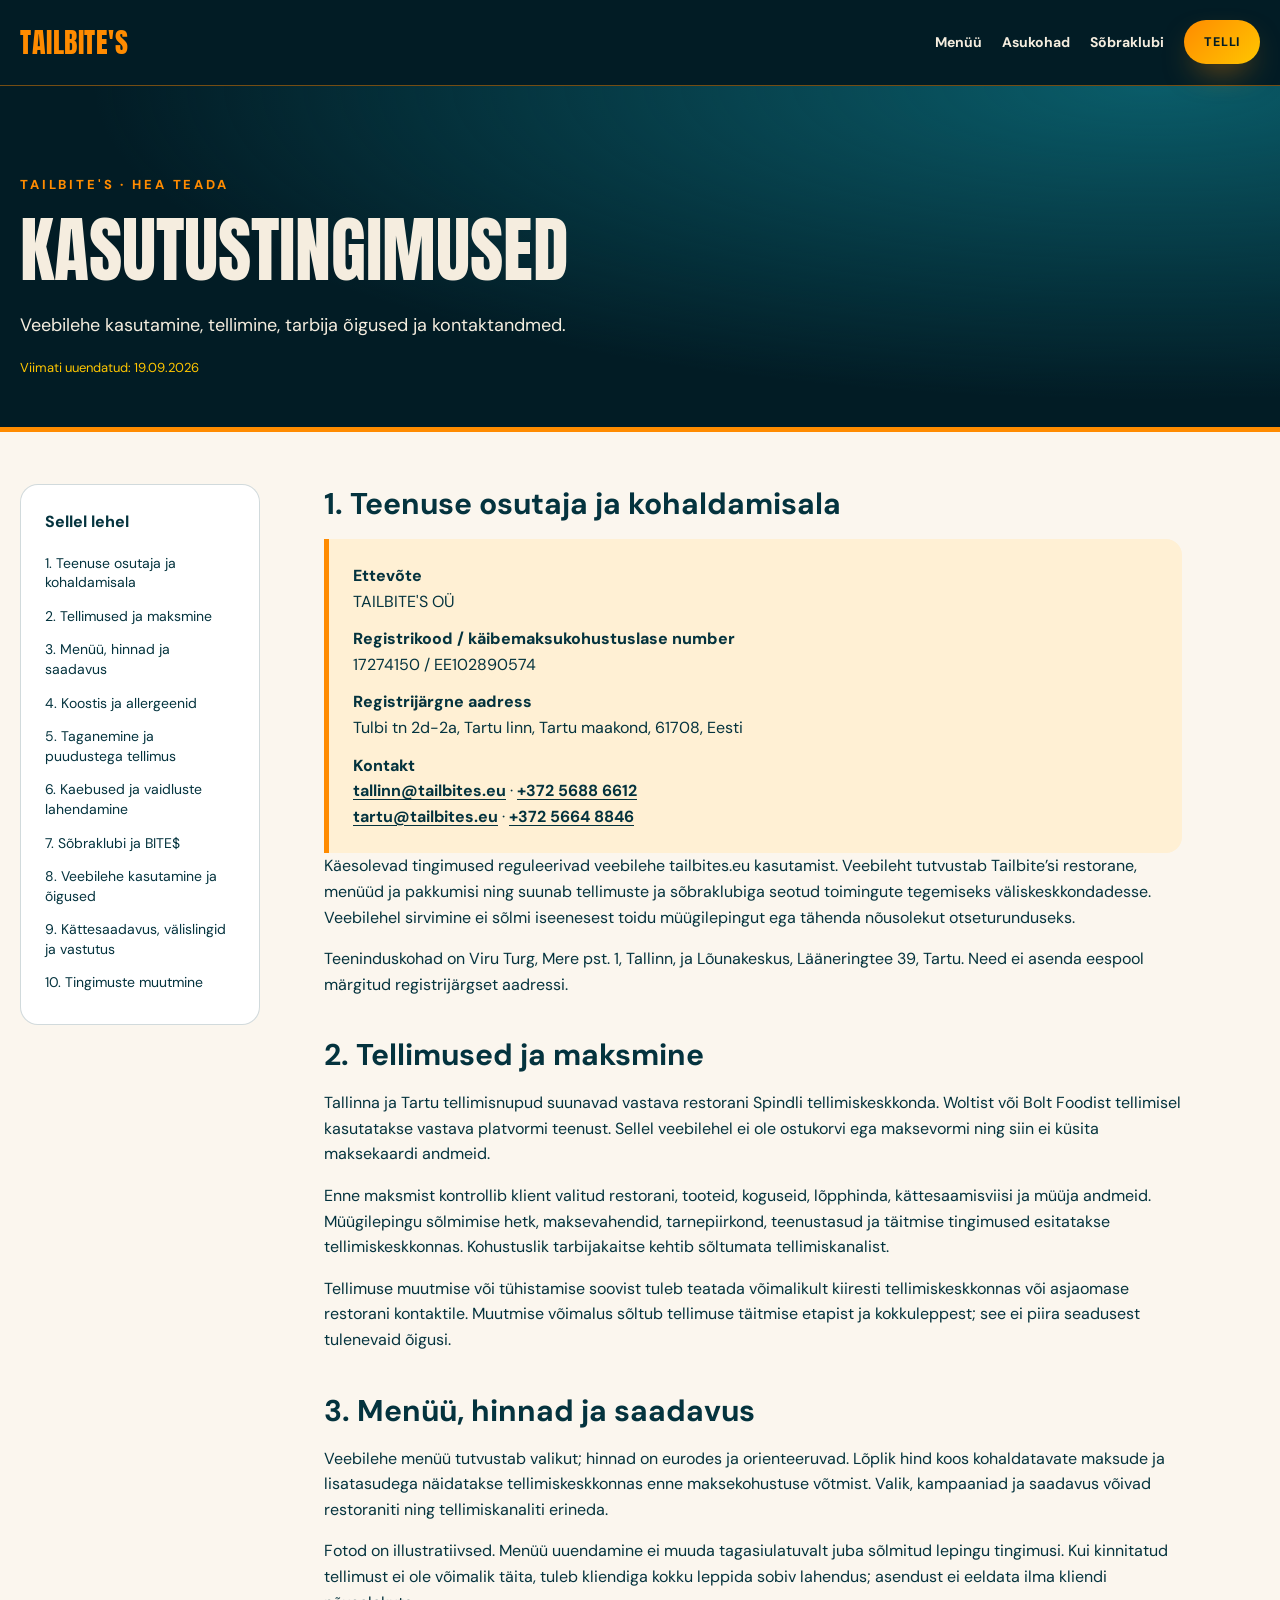
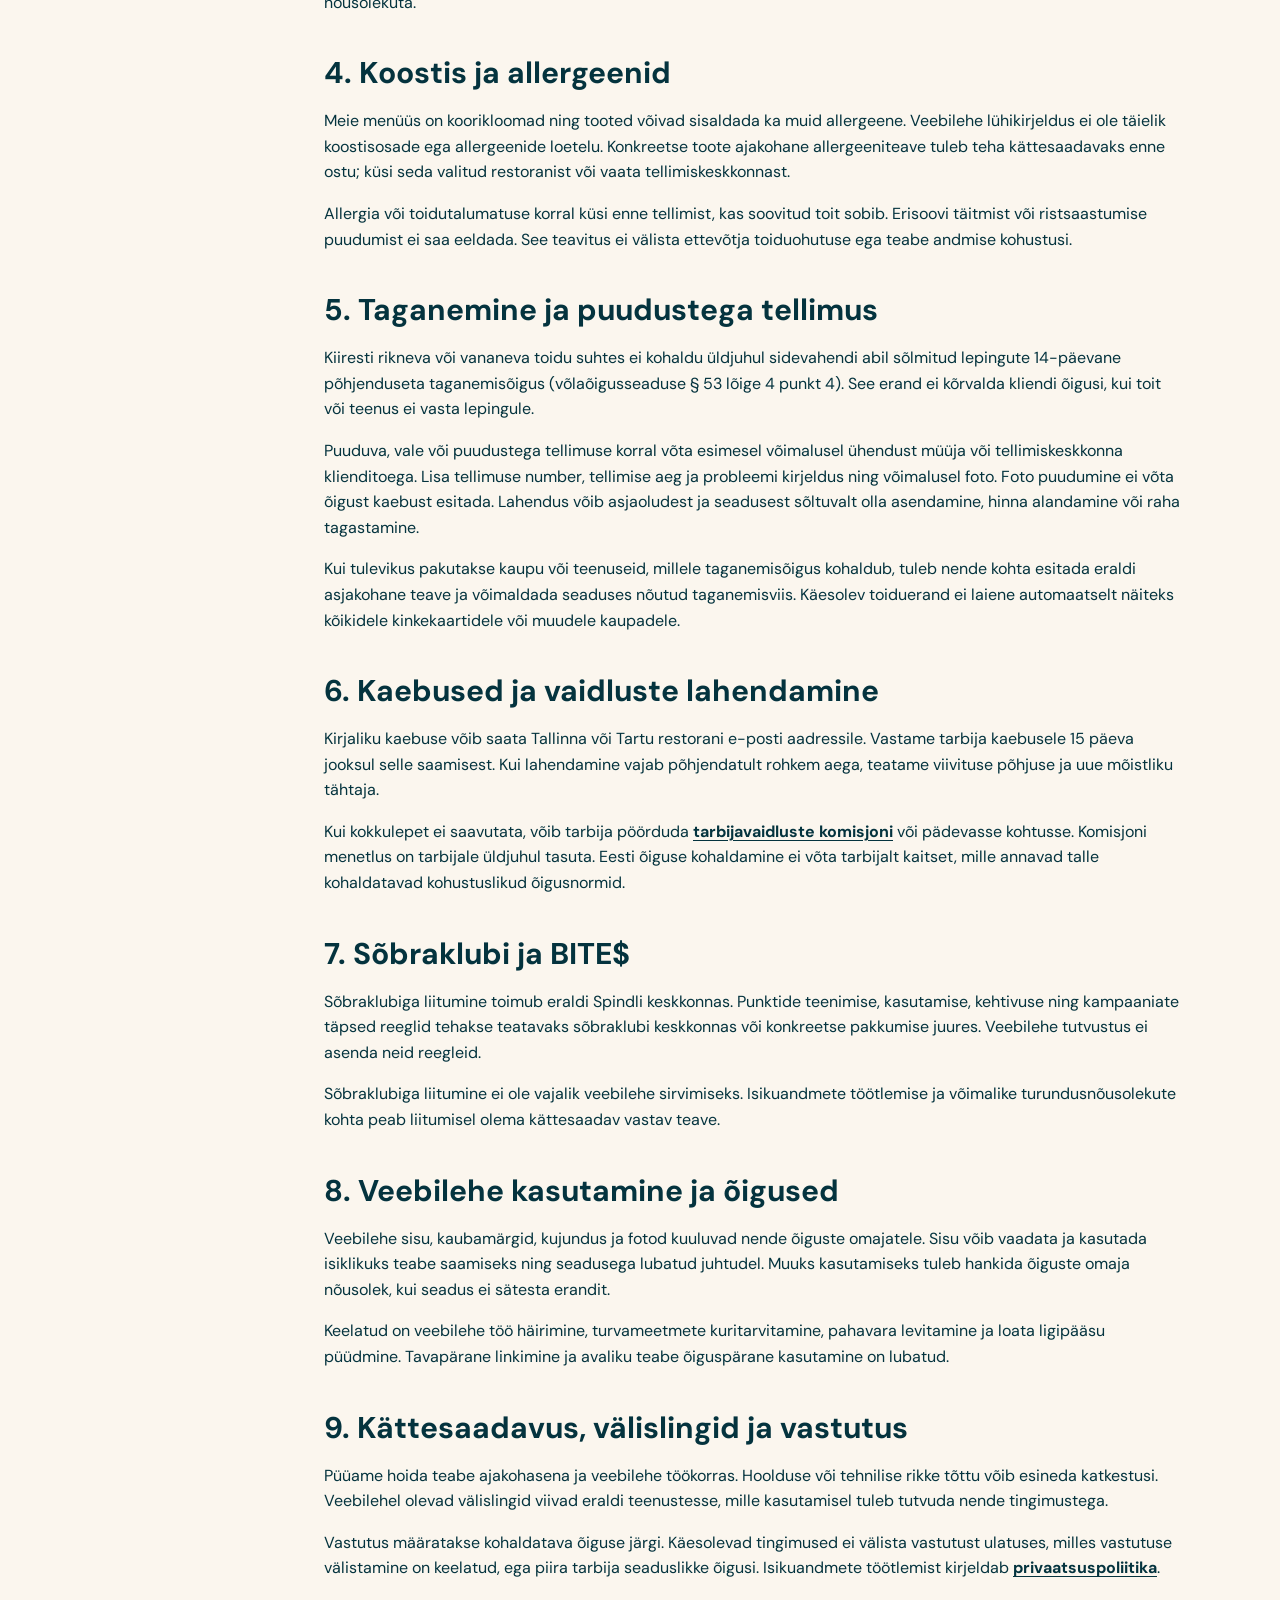
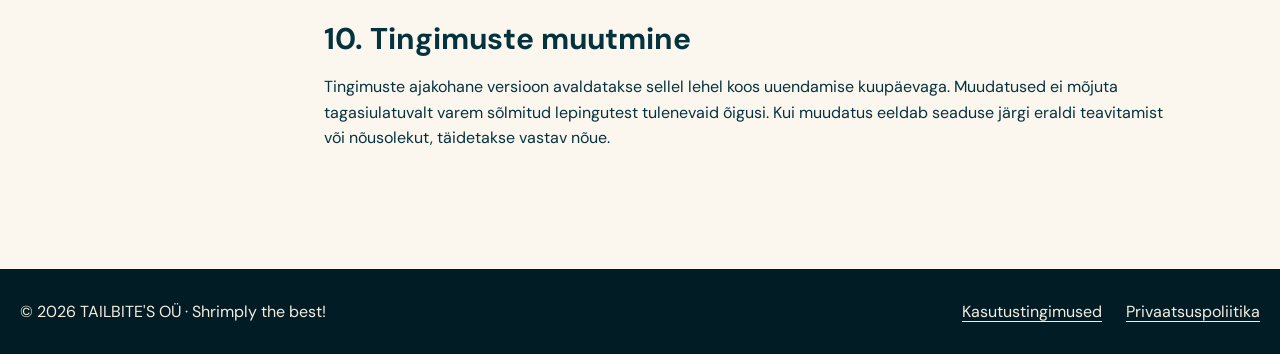
<file: legal/terms.html>
<!DOCTYPE html>
<html lang="et">

<head>
    <meta charset="UTF-8">
    <meta name="viewport" content="width=device-width, initial-scale=1">
    <title>Kasutustingimused | TAILBITE'S</title>
    <meta name="description" content="Veebilehe kasutamine, tellimine, tarbija õigused ja kontaktandmed.">
    <meta name="robots" content="index, follow, max-image-preview:large">
    <meta name="theme-color" content="#ff8b00">
    <meta name="referrer" content="strict-origin-when-cross-origin">
    <link rel="canonical" href="https://tailbites.eu/kasutustingimused.html">
    <meta property="og:type" content="website">
    <meta property="og:locale" content="et_EE">
    <meta property="og:site_name" content="TAILBITE'S">
    <meta property="og:url" content="https://tailbites.eu/kasutustingimused.html">
    <meta property="og:title" content="Kasutustingimused | TAILBITE'S">
    <meta property="og:description" content="Veebilehe kasutamine, tellimine, tarbija õigused ja kontaktandmed.">
    <meta property="og:image" content="https://tailbites.eu/assets/site/social-logo.png">
    <meta property="og:image:type" content="image/png">
    <meta property="og:image:width" content="2560">
    <meta property="og:image:height" content="2560">
    <meta property="og:image:alt" content="TAILBITE'S logo oranžil taustal – Shrimply the best!">
    <meta name="twitter:card" content="summary">
    <meta name="twitter:title" content="Kasutustingimused | TAILBITE'S">
    <meta name="twitter:description" content="Veebilehe kasutamine, tellimine, tarbija õigused ja kontaktandmed.">
    <meta name="twitter:image" content="https://tailbites.eu/assets/site/social-logo.png">
    <meta name="twitter:image:alt" content="TAILBITE'S logo – Shrimply the best!">
    <link rel="icon" type="image/png" sizes="32x32" href="/assets/site/favicon-32.png">
    <link rel="icon" type="image/png" sizes="192x192" href="/assets/site/favicon-192.png">
    <link rel="apple-touch-icon" sizes="180x180" href="/assets/site/apple-touch-icon.png">
    <link rel="sitemap" type="application/xml" href="/sitemap.xml">
    <link rel="preload" href="/assets/fonts/anton-latin.woff2" as="font" type="font/woff2" crossorigin>
    <link rel="stylesheet" href="/css/styles.css">
    <link rel="stylesheet" href="/css/pages/legal.css">
    <script
        type="application/ld+json">{"@context": "https://schema.org", "@type": "WebPage", "name": "Kasutustingimused", "description": "Veebilehe kasutamine, tellimine, tarbija õigused ja kontaktandmed.", "url": "https://tailbites.eu/kasutustingimused.html", "inLanguage": "et", "isPartOf": {"@id": "https://tailbites.eu/#website"}}</script>
</head>

<body>
    <a class="skip-link" href="#main">Liigu sisu juurde</a>
    <header class="page-header">
        <div class="container page-nav">
            <a class="page-brand" href="/" aria-label="TAILBITE'S avaleht">TAILBITE'S</a>
            <nav class="page-nav-links" aria-label="Peamenüü">
                <a href="/#menu">Menüü</a>
                <a href="/#locations">Asukohad</a>
                <a href="/#club">Sõbraklubi</a>
                <a href="/#menu" class="btn btn-primary btn-sm">Telli</a>
            </nav>
        </div>
    </header>
    <main id="main">
        <div class="legal-hero">
            <div class="container">
                <p class="eyebrow">TAILBITE'S · HEA TEADA</p>
                <h1>Kasutustingimused</h1>
                <p class="legal-intro">Veebilehe kasutamine, tellimine, tarbija õigused ja kontaktandmed.</p>
                <p class="legal-date">Viimati uuendatud: 19.09.2026</p>
            </div>
        </div>
        <div class="container legal-layout">
            <nav class="legal-toc" aria-label="Lehe sisukord">
                <p>Sellel lehel</p>
                <a href="#ettevote">1. Teenuse osutaja ja kohaldamisala</a>
                <a href="#tellimine">2. Tellimused ja maksmine</a>
                <a href="#hinnad">3. Menüü, hinnad ja saadavus</a>
                <a href="#allergeenid">4. Koostis ja allergeenid</a>
                <a href="#taganemine">5. Taganemine ja puudustega tellimus</a>
                <a href="#kaebused">6. Kaebused ja vaidluste lahendamine</a>
                <a href="#sobraklubi">7. Sõbraklubi ja BITE$</a>
                <a href="#kasutamine">8. Veebilehe kasutamine ja õigused</a>
                <a href="#vastutus">9. Kättesaadavus, välislingid ja vastutus</a>
                <a href="#muudatused">10. Tingimuste muutmine</a>
            </nav>
            <div class="legal-body">
                <section id="ettevote">
                    <h2>1. Teenuse osutaja ja kohaldamisala</h2>
                    <dl class="legal-company">
                        <dt>Ettevõte</dt>
                        <dd>TAILBITE'S OÜ</dd>
                        <dt>Registrikood / käibemaksukohustuslase number</dt>
                        <dd>17274150 / EE102890574</dd>
                        <dt>Registrijärgne aadress</dt>
                        <dd>Tulbi tn 2d-2a, Tartu linn, Tartu maakond, 61708, Eesti</dd>
                        <dt>Kontakt</dt>
                        <dd>
                            <a href="mailto:tallinn@tailbites.eu">tallinn@tailbites.eu</a> · <a
                                href="tel:+37256886612">+372 5688 6612</a>
                            <br>
                            <a href="mailto:tartu@tailbites.eu">tartu@tailbites.eu</a> · <a href="tel:+37256648846">+372
                                5664 8846</a>
                        </dd>
                    </dl>
                    <p>Käesolevad tingimused reguleerivad veebilehe tailbites.eu kasutamist. Veebileht tutvustab
                        Tailbite’si restorane, menüüd ja pakkumisi ning suunab tellimuste ja sõbraklubiga seotud
                        toimingute tegemiseks väliskeskkondadesse. Veebilehel sirvimine ei sõlmi iseenesest toidu
                        müügilepingut ega tähenda nõusolekut otseturunduseks.</p>
                    <p>Teeninduskohad on Viru Turg, Mere pst. 1, Tallinn, ja Lõunakeskus, Lääneringtee 39, Tartu. Need
                        ei asenda eespool märgitud registrijärgset aadressi.</p>
                </section>
                <section id="tellimine">
                    <h2>2. Tellimused ja maksmine</h2>
                    <p>Tallinna ja Tartu tellimisnupud suunavad vastava restorani Spindli tellimiskeskkonda. Woltist või
                        Bolt Foodist tellimisel kasutatakse vastava platvormi teenust. Sellel veebilehel ei ole
                        ostukorvi ega maksevormi ning siin ei küsita maksekaardi andmeid.</p>
                    <p>Enne maksmist kontrollib klient valitud restorani, tooteid, koguseid, lõpphinda, kättesaamisviisi
                        ja müüja andmeid. Müügilepingu sõlmimise hetk, maksevahendid, tarnepiirkond, teenustasud ja
                        täitmise tingimused esitatakse tellimiskeskkonnas. Kohustuslik tarbijakaitse kehtib sõltumata
                        tellimiskanalist.</p>
                    <p>Tellimuse muutmise või tühistamise soovist tuleb teatada võimalikult kiiresti tellimiskeskkonnas
                        või asjaomase restorani kontaktile. Muutmise võimalus sõltub tellimuse täitmise etapist ja
                        kokkuleppest; see ei piira seadusest tulenevaid õigusi.</p>
                </section>
                <section id="hinnad">
                    <h2>3. Menüü, hinnad ja saadavus</h2>
                    <p>Veebilehe menüü tutvustab valikut; hinnad on eurodes ja orienteeruvad. Lõplik hind koos
                        kohaldatavate maksude ja lisatasudega näidatakse tellimiskeskkonnas enne maksekohustuse võtmist.
                        Valik, kampaaniad ja saadavus võivad restoraniti ning tellimiskanaliti erineda.</p>
                    <p>Fotod on illustratiivsed. Menüü uuendamine ei muuda tagasiulatuvalt juba sõlmitud lepingu
                        tingimusi. Kui kinnitatud tellimust ei ole võimalik täita, tuleb kliendiga kokku leppida sobiv
                        lahendus; asendust ei eeldata ilma kliendi nõusolekuta.</p>
                </section>
                <section id="allergeenid">
                    <h2>4. Koostis ja allergeenid</h2>
                    <p>Meie menüüs on koorikloomad ning tooted võivad sisaldada ka muid allergeene. Veebilehe
                        lühikirjeldus ei ole täielik koostisosade ega allergeenide loetelu. Konkreetse toote ajakohane
                        allergeeniteave tuleb teha kättesaadavaks enne ostu; küsi seda valitud restoranist või vaata
                        tellimiskeskkonnast.</p>
                    <p>Allergia või toidutalumatuse korral küsi enne tellimist, kas soovitud toit sobib. Erisoovi
                        täitmist või ristsaastumise puudumist ei saa eeldada. See teavitus ei välista ettevõtja
                        toiduohutuse ega teabe andmise kohustusi.</p>
                </section>
                <section id="taganemine">
                    <h2>5. Taganemine ja puudustega tellimus</h2>
                    <p>Kiiresti rikneva või vananeva toidu suhtes ei kohaldu üldjuhul sidevahendi abil sõlmitud
                        lepingute 14-päevane põhjenduseta taganemisõigus (võlaõigusseaduse § 53 lõige 4 punkt 4). See
                        erand ei kõrvalda kliendi õigusi, kui toit või teenus ei vasta lepingule.</p>
                    <p>Puuduva, vale või puudustega tellimuse korral võta esimesel võimalusel ühendust müüja või
                        tellimiskeskkonna klienditoega. Lisa tellimuse number, tellimise aeg ja probleemi kirjeldus ning
                        võimalusel foto. Foto puudumine ei võta õigust kaebust esitada. Lahendus võib asjaoludest ja
                        seadusest sõltuvalt olla asendamine, hinna alandamine või raha tagastamine.</p>
                    <p>Kui tulevikus pakutakse kaupu või teenuseid, millele taganemisõigus kohaldub, tuleb nende kohta
                        esitada eraldi asjakohane teave ja võimaldada seaduses nõutud taganemisviis. Käesolev toiduerand
                        ei laiene automaatselt näiteks kõikidele kinkekaartidele või muudele kaupadele.</p>
                </section>
                <section id="kaebused">
                    <h2>6. Kaebused ja vaidluste lahendamine</h2>
                    <p>Kirjaliku kaebuse võib saata Tallinna või Tartu restorani e-posti aadressile. Vastame tarbija
                        kaebusele 15 päeva jooksul selle saamisest. Kui lahendamine vajab põhjendatult rohkem aega,
                        teatame viivituse põhjuse ja uue mõistliku tähtaja.</p>
                    <p>Kui kokkulepet ei saavutata, võib tarbija pöörduda <a
                            href="https://ttja.ee/tarbijavaidluste-komisjon">tarbijavaidluste komisjoni</a> või
                        pädevasse kohtusse. Komisjoni menetlus on tarbijale üldjuhul tasuta. Eesti õiguse kohaldamine ei
                        võta tarbijalt kaitset, mille annavad talle kohaldatavad kohustuslikud õigusnormid.</p>
                </section>
                <section id="sobraklubi">
                    <h2>7. Sõbraklubi ja BITE$</h2>
                    <p>Sõbraklubiga liitumine toimub eraldi Spindli keskkonnas. Punktide teenimise, kasutamise,
                        kehtivuse ning kampaaniate täpsed reeglid tehakse teatavaks sõbraklubi keskkonnas või konkreetse
                        pakkumise juures. Veebilehe tutvustus ei asenda neid reegleid.</p>
                    <p>Sõbraklubiga liitumine ei ole vajalik veebilehe sirvimiseks. Isikuandmete töötlemise ja võimalike
                        turundusnõusolekute kohta peab liitumisel olema kättesaadav vastav teave.</p>
                </section>
                <section id="kasutamine">
                    <h2>8. Veebilehe kasutamine ja õigused</h2>
                    <p>Veebilehe sisu, kaubamärgid, kujundus ja fotod kuuluvad nende õiguste omajatele. Sisu võib
                        vaadata ja kasutada isiklikuks teabe saamiseks ning seadusega lubatud juhtudel. Muuks
                        kasutamiseks tuleb hankida õiguste omaja nõusolek, kui seadus ei sätesta erandit.</p>
                    <p>Keelatud on veebilehe töö häirimine, turvameetmete kuritarvitamine, pahavara levitamine ja loata
                        ligipääsu püüdmine. Tavapärane linkimine ja avaliku teabe õiguspärane kasutamine on lubatud.</p>
                </section>
                <section id="vastutus">
                    <h2>9. Kättesaadavus, välislingid ja vastutus</h2>
                    <p>Püüame hoida teabe ajakohasena ja veebilehe töökorras. Hoolduse või tehnilise rikke tõttu võib
                        esineda katkestusi. Veebilehel olevad välislingid viivad eraldi teenustesse, mille kasutamisel
                        tuleb tutvuda nende tingimustega.</p>
                    <p>Vastutus määratakse kohaldatava õiguse järgi. Käesolevad tingimused ei välista vastutust
                        ulatuses, milles vastutuse välistamine on keelatud, ega piira tarbija seaduslikke õigusi.
                        Isikuandmete töötlemist kirjeldab <a href="/privaatsuspoliitika.html">privaatsuspoliitika</a>.
                    </p>
                </section>
                <section id="muudatused">
                    <h2>10. Tingimuste muutmine</h2>
                    <p>Tingimuste ajakohane versioon avaldatakse sellel lehel koos uuendamise kuupäevaga. Muudatused ei
                        mõjuta tagasiulatuvalt varem sõlmitud lepingutest tulenevaid õigusi. Kui muudatus eeldab seaduse
                        järgi eraldi teavitamist või nõusolekut, täidetakse vastav nõue.</p>
                </section>
            </div>
        </div>
    </main>
    <footer class="page-footer">
        <div class="container">
            <p>© 2026 TAILBITE'S OÜ · Shrimply the best!</p>
            <nav aria-label="Jaluse lingid">
                <a href="/kasutustingimused.html">Kasutustingimused</a>
                <a href="/privaatsuspoliitika.html">Privaatsuspoliitika</a>
            </nav>
        </div>
    </footer>
</body>

</html>
</file>
<file: css/styles.css>
/* TAILBITE'S — shared site theme. Load before page-specific styles. */

/* latin-ext */
@font-face {
    font-family: 'Anton';
    font-style: normal;
    font-weight: 400;
    font-display: swap;
    src: url(../assets/fonts/anton-latin-ext.woff2) format('woff2');
    unicode-range: U+0100-02BA, U+02BD-02C5, U+02C7-02CC, U+02CE-02D7, U+02DD-02FF, U+0304, U+0308, U+0329, U+1D00-1DBF, U+1E00-1E9F, U+1EF2-1EFF, U+2020, U+20A0-20AB, U+20AD-20C0, U+2113, U+2C60-2C7F, U+A720-A7FF;
}

/* latin */
@font-face {
    font-family: 'Anton';
    font-style: normal;
    font-weight: 400;
    font-display: swap;
    src: url(../assets/fonts/anton-latin.woff2) format('woff2');
    unicode-range: U+0000-00FF, U+0131, U+0152-0153, U+02BB-02BC, U+02C6, U+02DA, U+02DC, U+0304, U+0308, U+0329, U+2000-206F, U+20AC, U+2122, U+2191, U+2193, U+2212, U+2215, U+FEFF, U+FFFD;
}

/* latin-ext */
@font-face {
    font-family: 'DM Sans';
    font-style: normal;
    font-weight: 100 1000;
    font-display: swap;
    src: url(../assets/fonts/dm-sans-latin-ext.woff2) format('woff2');
    unicode-range: U+0100-02BA, U+02BD-02C5, U+02C7-02CC, U+02CE-02D7, U+02DD-02FF, U+0304, U+0308, U+0329, U+1D00-1DBF, U+1E00-1E9F, U+1EF2-1EFF, U+2020, U+20A0-20AB, U+20AD-20C0, U+2113, U+2C60-2C7F, U+A720-A7FF;
}

/* latin */
@font-face {
    font-family: 'DM Sans';
    font-style: normal;
    font-weight: 100 1000;
    font-display: swap;
    src: url(../assets/fonts/dm-sans-latin.woff2) format('woff2');
    unicode-range: U+0000-00FF, U+0131, U+0152-0153, U+02BB-02BC, U+02C6, U+02DA, U+02DC, U+0304, U+0308, U+0329, U+2000-206F, U+20AC, U+2122, U+2191, U+2193, U+2212, U+2215, U+FEFF, U+FFFD;
}

/* Tokens — Tailbite's. */

:root {
    --navy-dark: #021c25;
    --navy: #04333e;
    --navy-mid: #064954;
    --navy-soft: #0a5c69;
    --orange: #ff8b00;
    --orange-light: #ffa90b;
    --yellow: #ffc600;
    --cream: #f5eddf;
    --cream-2: #fbf6ee;
    --white: #ffffff;
    --wolt: #00c2e8;
    --bolt: #2fbd79;
    --container: 1240px;
    --radius: 18px;
    --radius-lg: 28px;
    --font-display: "Anton", Impact, sans-serif;
    --font-body: "DM Sans", Arial, Helvetica, sans-serif;
    --shadow-soft: 0 18px 50px -22px rgba(2, 28, 37, .45);
    --shadow-hard: 0 26px 70px -28px rgba(2, 28, 37, .7);
    --ease: cubic-bezier(.22, .8, .28, 1);
}


/* Base — Tailbite's. */

*::before {
    box-sizing: border-box;
}

*::after {
    box-sizing: border-box;
}

* {
    box-sizing: border-box;
    margin: 0;
    padding: 0;
}

html {
    scroll-behavior: smooth;
    scroll-padding-top: 96px;
    -webkit-text-size-adjust: 100%;
}

body {
    font-family: var(--font-body);
    background: var(--cream-2);
    color: var(--navy);
    line-height: 1.6;
    overflow-x: hidden;
    -webkit-font-smoothing: antialiased;
}

img {
    display: block;
    max-width: 100%;
    height: auto;
}

a {
    color: inherit;
    text-decoration: none;
}

button {
    font: inherit;
    color: inherit;
    background: none;
    border: 0;
    cursor: pointer;
}

ul {
    list-style: none;
}

:focus-visible {
    outline: 3px solid var(--orange);
    outline-offset: 3px;
    border-radius: 6px;
}

.skip-link {
    position: absolute;
    left: -9999px;
    top: 0;
    z-index: 999;
    background: var(--navy);
    color: var(--white);
    padding: 12px 18px;
    border-radius: 0 0 12px 0;
}

.skip-link:focus {
    left: 0;
}

.container {
    width: min(100% - 40px, var(--container));
    margin-inline: auto;
}

.container-narrow {
    max-width: 860px;
}

.section {
    padding: clamp(64px, 9vw, 120px) 0;
}

.section-alt {
    background: var(--cream);
}

.eyebrow {
    font-weight: 800;
    font-size: 13px;
    letter-spacing: .22em;
    text-transform: uppercase;
    color: var(--orange);
    margin-bottom: 14px;
}

.eyebrow-dark {
    color: var(--navy);
}

.section-title {
    font-family: var(--font-display);
    font-weight: 400;
    font-size: clamp(34px, 6vw, 68px);
    line-height: .98;
    letter-spacing: .01em;
    text-transform: uppercase;
    margin-bottom: 44px;
}

.section-title span {
    color: var(--orange);
}

@media (prefers-reduced-motion: reduce) {

    * {
        animation-duration: .001ms !important;
        animation-iteration-count: 1 !important;
        transition-duration: .001ms !important;
        scroll-behavior: auto !important;
    }

    *::before {
        animation-duration: .001ms !important;
        animation-iteration-count: 1 !important;
        transition-duration: .001ms !important;
        scroll-behavior: auto !important;
    }

    *::after {
        animation-duration: .001ms !important;
        animation-iteration-count: 1 !important;
        transition-duration: .001ms !important;
        scroll-behavior: auto !important;
    }
}


/* Buttons — Tailbite's. */

.btn {
    position: relative;
    overflow: hidden;
    display: inline-flex;
    align-items: center;
    gap: 10px;
    border-radius: 999px;
    font-weight: 800;
    letter-spacing: .06em;
    text-transform: uppercase;
    white-space: nowrap;
    transition: transform .25s var(--ease), box-shadow .25s var(--ease), background-color .25s var(--ease), color .25s var(--ease);
}

.btn-sm {
    padding: 11px 20px;
    font-size: 12.5px;
}

.btn-lg {
    padding: 17px 30px;
    font-size: 15px;
}

.btn-block {
    width: 100%;
    justify-content: center;
}

.btn-primary {
    background: linear-gradient(135deg, var(--orange), var(--yellow));
    color: var(--navy-dark);
    box-shadow: 0 14px 34px -14px rgba(255, 139, 0, .85);
}

.btn-primary:hover {
    transform: translateY(-3px);
    box-shadow: 0 22px 44px -16px rgba(255, 139, 0, .95);
}

.btn-ghost {
    border: 2px solid rgba(4, 51, 62, .22);
    color: var(--navy);
}

.btn-ghost:hover {
    transform: translateY(-3px);
    background: rgba(4, 51, 62, .07);
}

.btn-dark {
    background: var(--navy);
    color: var(--cream);
    box-shadow: var(--shadow-soft);
}

.btn-dark:hover {
    transform: translateY(-3px);
    background: var(--navy-mid);
}

.shine {
    position: absolute;
    inset: 0 auto 0 -60%;
    width: 45%;
    background: linear-gradient(90deg, transparent, rgba(255, 255, 255, .55), transparent);
    transform: skewX(-20deg);
    animation: shine 3.4s var(--ease) infinite;
    pointer-events: none;
}

@keyframes shine {
    0% {
        left: -60%;
    }

    55%,
    100% {
        left: 130%;
    }
}


/* Header — Tailbite's. */

.site-header {
    position: fixed;
    inset: 0 0 auto 0;
    z-index: 100;
    transition: background-color .3s var(--ease), box-shadow .3s var(--ease), padding .3s var(--ease);
    padding: 7px 0;
    background: rgba(2, 28, 37, .08);
    border-bottom: 1px solid rgba(245, 237, 223, .16);
    backdrop-filter: blur(4px);
}

.navbar {
    display: flex;
    align-items: center;
    gap: 22px;
}

.brand {
    display: flex;
    align-items: center;
    gap: 12px;
    margin-right: auto;
}

.desktop-nav {
    display: flex;
    gap: 6px;
}

.desktop-nav a {
    position: relative;
    padding: 9px 14px;
    border-radius: 999px;
    font-weight: 700;
    font-size: 14px;
    color: rgba(245, 237, 223, .85);
    transition: color .2s var(--ease), background-color .2s var(--ease);
}

.desktop-nav a::after {
    content: "";
    position: absolute;
    left: 14px;
    right: 14px;
    bottom: 4px;
    height: 2px;
    border-radius: 2px;
    background: var(--orange);
    transform: scaleX(0);
    transform-origin: left;
    transition: transform .28s var(--ease);
}

.desktop-nav a:hover {
    color: var(--white);
}

.desktop-nav a.active {
    color: var(--white);
}

.desktop-nav a:hover::after {
    transform: scaleX(1);
}

.desktop-nav a.active::after {
    transform: scaleX(1);
}

.nav-actions {
    display: flex;
    align-items: center;
    gap: 12px;
}

.burger {
    display: none;
    flex-direction: column;
    justify-content: center;
    gap: 5px;
    width: 46px;
    height: 46px;
    border-radius: 14px;
    background: rgba(245, 237, 223, .12);
    border: 1px solid rgba(245, 237, 223, .22);
}

.burger span {
    display: block;
    width: 20px;
    height: 2px;
    margin-inline: auto;
    background: var(--cream);
    border-radius: 2px;
    transition: transform .3s var(--ease), opacity .2s var(--ease);
}

.burger.open span:nth-child(1) {
    transform: translateY(7px) rotate(45deg);
}

.burger.open span:nth-child(2) {
    opacity: 0;
}

.burger.open span:nth-child(3) {
    transform: translateY(-7px) rotate(-45deg);
}

.scroll-progress {
    position: absolute;
    left: 0;
    bottom: 0;
    height: 3px;
    width: 0;
    background: linear-gradient(90deg, var(--orange), var(--yellow));
    transition: width .1s linear;
}

.mobile-menu {
    position: fixed;
    z-index: 99;
    top: 0;
    right: 0;
    width: min(86vw, 340px);
    height: 100dvh;
    padding: 110px 26px 34px;
    background: var(--navy);
    transform: translateX(105%);
    transition: transform .4s var(--ease);
    display: flex;
    flex-direction: column;
    gap: 18px;
}

.mobile-menu.open {
    transform: translateX(0);
}

.mobile-menu nav {
    display: flex;
    flex-direction: column;
}

.mobile-menu nav a {
    padding: 15px 0;
    border-bottom: 1px solid rgba(245, 237, 223, .12);
    font-family: var(--font-display);
    font-size: 22px;
    letter-spacing: .04em;
    text-transform: uppercase;
    color: var(--cream);
}

.mobile-menu nav a:hover {
    color: var(--orange);
}

.menu-backdrop {
    position: fixed;
    inset: 0;
    z-index: 98;
    background: rgba(2, 28, 37, .6);
    backdrop-filter: blur(3px);
    opacity: 0;
    pointer-events: none;
    transition: opacity .3s var(--ease);
}

.menu-backdrop.show {
    opacity: 1;
    pointer-events: auto;
}

body.no-scroll {
    overflow: hidden;
}

.site-header.sticky {
    backdrop-filter: blur(14px);
    box-shadow: 0 12px 34px -22px rgba(2, 28, 37, .95);
    background: rgba(4, 51, 62, .76);
}

.brand img {
    object-fit: contain;
    filter: drop-shadow(0 6px 14px rgba(0, 0, 0, .35));
    width: 158px;
    height: 46px;
}

.navbar .brand {
    display: flex;
    align-items: center;
    flex-shrink: 0;
    margin-right: auto;
    position: relative;
    width: 240px;
    height: 50px;
    flex: 0 0 240px;
}

.navbar .brand img {
    position: absolute;
    top: 70%;
    left: 0;
    transform: translateY(-50%);
    width: 100%;
    height: auto;
    max-height: none;
    outline: none;
}

@media (max-width: 900px) {

    .desktop-nav {
        display: none;
    }

    .burger {
        display: flex;
    }

    .nav-actions .btn-primary {
        display: none;
    }
}

@media (max-width: 560px) {

    .brand img {
        width: 132px;
        height: 40px;
    }

    .navbar .brand {
        width: 180px;
        flex-basis: 180px;
        height: 46px;
    }

    .navbar .brand img {
        width: 100%;
    }
}


/* Footer — Tailbite's. */

.site-footer {
    background: var(--navy);
    color: rgba(245, 237, 223, .8);
    padding: clamp(48px, 6vw, 76px) 0 26px;
}

.footer-grid {
    display: grid;
    grid-template-columns: 1.5fr 1fr 1fr 1.3fr;
    gap: 34px;
}

.footer-brand img {
    object-fit: contain;
    margin-bottom: 14px;
    width: 280px;
    max-width: 100%;
    height: auto;
    max-height: none;
}

.footer-brand p {
    max-width: 34ch;
    font-size: 14.5px;
}

.footer-col {
    display: flex;
    flex-direction: column;
    gap: 9px;
}

.footer-col h4 {
    font-family: var(--font-display);
    font-weight: 400;
    font-size: 17px;
    letter-spacing: .1em;
    text-transform: uppercase;
    color: var(--orange);
    margin-bottom: 5px;
}

.footer-col a {
    font-size: 14.5px;
    transition: color .2s var(--ease), transform .2s var(--ease);
}

.footer-col a:hover {
    color: var(--yellow);
    transform: translateX(3px);
}

.footer-bottom {
    display: flex;
    flex-wrap: wrap;
    justify-content: space-between;
    gap: 10px;
    margin-top: 40px;
    padding-top: 20px;
    border-top: 1px solid rgba(245, 237, 223, .14);
    font-size: 12.5px;
    letter-spacing: .08em;
    text-transform: uppercase;
    color: rgba(245, 237, 223, .55);
}

@media (max-width: 1080px) {

    .footer-grid {
        grid-template-columns: 1fr 1fr;
    }
}

@media (max-width: 560px) {

    .footer-grid {
        grid-template-columns: 1fr;
    }
}

/* Shared secondary-page navigation and footer. */
.page-header {
    background: var(--navy-dark);
    color: var(--cream);
    border-bottom: 1px solid rgba(255, 139, 0, .45);
}

.page-nav {
    display: flex;
    align-items: center;
    justify-content: space-between;
    gap: 20px;
    padding-block: 20px;
}

.page-brand {
    font-family: var(--font-display);
    font-size: 28px;
    letter-spacing: .02em;
    color: var(--orange);
}

.page-nav-links {
    display: flex;
    flex-wrap: wrap;
    align-items: center;
    gap: 8px 20px;
    font-weight: 700;
    font-size: 14px;
}

.page-nav-links a {
    display: inline-flex;
    align-items: center;
    min-height: 44px;
}

.page-nav-links a:hover {
    color: var(--yellow);
}

.page-footer {
    background: var(--navy-dark);
    color: var(--cream);
    padding-block: 30px;
}

.page-footer .container {
    display: flex;
    flex-wrap: wrap;
    justify-content: space-between;
    gap: 16px 28px;
}

.page-footer nav {
    display: flex;
    flex-wrap: wrap;
    gap: 10px 24px;
}

.page-footer a {
    text-decoration: underline;
    text-underline-offset: 4px;
}

.page-footer a:hover {
    color: var(--yellow);
}

@media (max-width: 560px) {
    .page-nav {
        align-items: flex-start;
        flex-direction: column;
        gap: 4px;
    }

    .page-nav-links {
        gap: 4px 18px;
    }
}

@media print {

    .page-header,
    .page-footer,
    .legal-toc {
        display: none !important;
    }

    body {
        background: white !important;
        color: black !important;
    }
}

/* Maintain readable links and layouts under zoom and on narrow screens. */
.footer-col a,
.footer-bottom p {
    overflow-wrap: anywhere;
}

.footer-grid>* {
    min-width: 0;
}

.mobile-menu {
    overflow-y: auto;
}
</file>
<file: css/homepage/hero.css>
/* Hero — Tailbite's. */

.hero .btn-ghost {
    border-color: rgba(245, 237, 223, .38);
    color: var(--cream);
}

.hero .btn-ghost:hover {
    background: rgba(245, 237, 223, .12);
}

.hero {
    position: relative;
    isolation: isolate;
    padding: clamp(130px, 16vw, 180px) 0 clamp(56px, 7vw, 90px);
    background: radial-gradient(120% 90% at 80% 0%, var(--navy-soft) 0%, transparent 55%), linear-gradient(170deg, var(--navy) 0%, var(--navy-dark) 100%);
    color: var(--cream);
    overflow: hidden;
    min-height: 100svh;
    display: flex;
    flex-direction: column;
    justify-content: center;
    padding-top: clamp(96px, 11vh, 132px);
    padding-bottom: clamp(28px, 5vh, 52px);
}

.hero-glow {
    position: absolute;
    border-radius: 50%;
    filter: blur(90px);
    opacity: .5;
    z-index: -1;
    animation: float 12s ease-in-out infinite;
}

.glow-orange {
    width: 460px;
    height: 460px;
    top: -100px;
    right: -60px;
    background: rgba(255, 139, 0, .45);
}

.glow-blue {
    width: 420px;
    height: 420px;
    bottom: -160px;
    left: -120px;
    background: rgba(0, 194, 232, .28);
    animation-delay: -5s;
}

@keyframes float {

    0%,
    100% {
        transform: translate3d(0, 0, 0) scale(1);
    }

    50% {
        transform: translate3d(0, -26px, 0) scale(1.07);
    }
}

.hero-inner {
    display: grid;
    grid-template-columns: 1.05fr .95fr;
    gap: clamp(28px, 5vw, 64px);
    align-items: center;
    flex: 1;
}

.hero-title {
    font-family: var(--font-display);
    font-weight: 400;
    font-size: clamp(52px, 10.5vw, 132px);
    line-height: .86;
    letter-spacing: .01em;
    text-transform: uppercase;
    margin: 6px 0 20px;
}

.hero-title span {
    display: block;
}

.hero-title .line-1 {
    color: var(--cream);
}

.hero-title .line-2 {
    background: linear-gradient(100deg, var(--yellow), var(--orange) 70%);
    -webkit-background-clip: text;
    background-clip: text;
    color: transparent;
}

.hero-sub {
    max-width: 46ch;
    font-size: clamp(15px, 1.6vw, 18px);
    color: rgba(245, 237, 223, .78);
}

.hero-actions {
    display: flex;
    flex-wrap: wrap;
    gap: 14px;
    margin-top: 30px;
}

.hero-stats {
    display: flex;
    flex-wrap: wrap;
    gap: clamp(20px, 4vw, 46px);
    margin-top: 40px;
    padding-top: 26px;
    border-top: 1px solid rgba(245, 237, 223, .16);
}

.hero-stats li {
    display: flex;
    flex-direction: column;
}

.hero-stats strong {
    font-family: var(--font-display);
    font-weight: 400;
    font-size: clamp(26px, 3.6vw, 40px);
    color: var(--yellow);
    line-height: 1;
}

.hero-stats span {
    font-size: 12px;
    font-weight: 700;
    letter-spacing: .14em;
    text-transform: uppercase;
    color: rgba(245, 237, 223, .6);
    margin-top: 6px;
}

.hero-right {
    position: relative;
}

.hero-photo img {
    width: 100%;
    filter: drop-shadow(0 40px 60px rgba(0, 0, 0, .55));
}

.hero-photo {
    position: relative;
    aspect-ratio: 4 / 5;
    overflow: hidden;
    padding: 0;
    border: 1px solid rgba(255, 198, 0, .5);
    background: rgba(2, 28, 37, .35);
    box-shadow: inset 0 0 0 6px rgba(245, 237, 223, .06), 0 30px 70px -30px rgba(0, 0, 0, .8);
    animation: promoBob 8s ease-in-out infinite;
    border-radius: var(--radius-lg);
}

.hero-promo-track {
    width: 100%;
    height: 100%;
    transition: transform .75s var(--ease);
    border-radius: var(--radius-lg);
    position: relative;
    display: block;
}

.hero-promo-slide {
    flex: 0 0 100%;
    height: 100%;
    border-radius: var(--radius-lg);
    position: absolute;
    inset: 0;
    min-width: 0;
    opacity: 0;
    transform: scale(1.025);
    transition: opacity .7s var(--ease), transform .9s var(--ease);
    pointer-events: none;
}

.hero-promo-slide img {
    width: 100%;
    height: 100%;
    object-fit: contain;
    filter: none;
    border-radius: var(--radius-lg);
}

.hero-promo-slide:first-child img {
    object-fit: contain;
    background: radial-gradient(circle at 50% 30%, rgba(255, 198, 0, .2), transparent 62%);
    filter: drop-shadow(0 30px 40px rgba(0, 0, 0, .5));
}

.hero-promo-dots {
    position: absolute;
    left: 50%;
    bottom: 18px;
    display: flex;
    gap: 8px;
    padding: 7px 9px;
    border-radius: 999px;
    background: rgba(2, 28, 37, .66);
    transform: translateX(-50%);
    backdrop-filter: blur(8px);
    z-index: 3;
}

.hero-promo-dots button {
    width: 8px;
    height: 8px;
    border-radius: 50%;
    background: rgba(245, 237, 223, .42);
}

.hero-promo-dots button.is-active {
    width: 24px;
    border-radius: 999px;
    background: var(--yellow);
}

@keyframes promoBob {

    0%,
    100% {
        transform: translateY(0) rotate(-.35deg);
    }

    50% {
        transform: translateY(-3px) rotate(.15deg);
    }
}

.hero-locations {
    display: grid;
    grid-template-columns: auto minmax(0, 1fr);
    align-items: center;
    gap: 24px;
    margin-top: clamp(24px, 4vh, 42px);
    padding-top: 20px;
    border-top: 1px solid rgba(245, 237, 223, .16);
}

.hero-locations-label {
    max-width: 13ch;
    font-size: 10px;
    font-weight: 900;
    line-height: 1.35;
    letter-spacing: .18em;
    color: rgba(245, 237, 223, .55);
}

.hero-location-links {
    display: grid;
    grid-template-columns: repeat(2, minmax(0, 220px));
    gap: 10px;
}

.hero-location-link {
    display: grid;
    grid-template-columns: auto minmax(0, 1fr) auto;
    align-items: center;
    gap: 11px;
    min-width: 0;
    padding: 11px 14px;
    border: 1px solid rgba(245, 237, 223, .16);
    border-radius: 12px;
    background: rgba(245, 237, 223, .07);
    transition: transform .25s var(--ease), background-color .25s var(--ease), border-color .25s var(--ease);
}

.hero-location-link:hover {
    transform: translateY(-3px);
    border-color: rgba(255, 198, 0, .5);
    background: rgba(245, 237, 223, .12);
}

.hero-location-link>span:nth-child(2) {
    display: flex;
    min-width: 0;
    flex-direction: column;
}

.hero-location-link small {
    font-size: 9px;
    font-weight: 900;
    letter-spacing: .16em;
    color: var(--orange-light);
}

.hero-location-link strong {
    overflow: hidden;
    font-size: 13px;
    line-height: 1.25;
    text-overflow: ellipsis;
    white-space: nowrap;
}

.location-pin {
    color: var(--yellow);
    font-size: 11px;
    filter: drop-shadow(0 0 7px rgba(255, 198, 0, .5));
}

.hero-promo-slide.is-active {
    z-index: 1;
    opacity: 1;
    transform: scale(1);
}

@media (max-width: 900px) {

    .hero-inner {
        grid-template-columns: 1fr;
        display: flex;
        flex-direction: column;
        justify-content: center;
    }

    .hero-right {
        order: -1;
        max-width: 400px;
        margin-inline: auto;
    }
}

@media (max-width: 560px) {

    .hero-stats {
        gap: 18px;
    }

    .hero-photo {
        aspect-ratio: 4 / 4.5;
    }
}

@media (max-width: 900px) {

    .hero {
        justify-content: flex-start;
        padding-top: 96px;
    }

    .hero-left {
        display: flex;
        flex-direction: column;
        align-items: center;
        text-align: center;
    }

    .hero-sub {
        margin-inline: auto;
    }

    .hero-actions {
        justify-content: center;
    }

    .hero-stats {
        justify-content: center;
        width: min(100%, 540px);
    }

    .hero-stats li {
        align-items: center;
    }

    .hero-locations {
        grid-template-columns: 1fr;
        justify-items: center;
        text-align: center;
    }

    .hero-locations-label {
        max-width: none;
    }

    .hero-location-links {
        width: min(100%, 450px);
    }
}

@media (max-width: 560px) {

    .hero {
        min-height: 100svh;
        padding-bottom: 28px;
    }

    .hero-right {
        width: min(76vw, 300px);
    }

    .hero-title {
        font-size: clamp(50px, 17vw, 72px);
    }

    .hero-location-links {
        grid-template-columns: 1fr 1fr;
    }

    .hero-location-link {
        padding: 10px;
    }

    .hero-location-link>span:last-child {
        display: none;
    }
}
</file>
<file: css/homepage/marquee.css>
/* Marquee — Tailbite's. */

.marquee {
    overflow: hidden;
    background: var(--orange);
    color: var(--navy-dark);
    padding: 13px 0;
    border-block: 3px solid var(--navy);
}

.marquee-track {
    display: flex;
    align-items: center;
    gap: 26px;
    width: max-content;
    animation: scroll 34s linear infinite;
    font-family: var(--font-display);
    font-size: 19px;
    letter-spacing: .07em;
    white-space: nowrap;
}

.marquee .dot {
    font-size: 13px;
}

@keyframes scroll {
    to {
        transform: translateX(-50%);
    }
}
</file>
<file: css/homepage/menu.css>
/* Menu — Tailbite's. */

.menu-tabs {
    display: flex;
    flex-wrap: wrap;
    gap: 10px;
    margin: -22px 0 32px;
}

.tab {
    padding: 10px 20px;
    border-radius: 999px;
    border: 2px solid rgba(4, 51, 62, .16);
    font-weight: 800;
    font-size: 13px;
    letter-spacing: .08em;
    text-transform: uppercase;
    transition: all .25s var(--ease);
}

.menu-grid {
    display: grid;
    grid-template-columns: repeat(auto-fill, minmax(250px, 1fr));
    gap: 18px;
}

.menu-card {
    position: relative;
    display: flex;
    flex-direction: column;
    border-radius: var(--radius-lg);
    border: 1px solid rgba(4, 51, 62, .08);
    box-shadow: var(--shadow-soft);
    transition: transform .3s var(--ease), box-shadow .3s var(--ease);
    animation: pop .35s var(--ease) both;
    overflow: hidden;
    padding: 0;
}

.menu-card:hover {
    transform: translateY(-7px);
    box-shadow: var(--shadow-hard);
}

@keyframes pop {
    from {
        opacity: 0;
        transform: translateY(14px) scale(.97);
    }

    to {
        opacity: 1;
        transform: none;
    }
}

.menu-tagpill {
    position: absolute;
    padding: 5px 11px;
    border-radius: 999px;
    font-size: 10.5px;
    font-weight: 800;
    letter-spacing: .12em;
    text-transform: uppercase;
    top: 14px;
    right: 14px;
    z-index: 2;
    background: #df4b22;
    color: var(--white);
}

.menu-card h3 {
    font-family: var(--font-display);
    font-weight: 400;
    font-size: 22px;
    letter-spacing: .02em;
    text-transform: uppercase;
    margin: 0 0 6px;
}

.menu-card p {
    font-size: 14.5px;
    margin-bottom: 18px;
}

.menu-foot {
    display: flex;
    align-items: center;
    justify-content: space-between;
    margin-top: auto;
    padding-top: 14px;
    border-top: 1px dashed rgba(4, 51, 62, .18);
}

.menu-price {
    font-family: var(--font-display);
    font-size: 24px;
}

.menu-note {
    margin-top: 26px;
    font-size: 14px;
}

.menu-note a {
    color: var(--orange);
    font-weight: 700;
    text-decoration: underline;
}

.menu-empty {
    grid-column: 1 / -1;
    padding: 40px;
    text-align: center;
}

.menu-image {
    position: relative;
    width: 100%;
    aspect-ratio: 16 / 10;
    overflow: hidden;
    background: radial-gradient(circle at 35% 35%, rgba(255, 255, 255, .3), transparent 28%), linear-gradient(135deg, var(--yellow), var(--orange));
    border-bottom: 1px solid rgba(4, 51, 62, .12);
}

.menu-image::after {
    content: "TAILBITE'S";
    position: absolute;
    right: 18px;
    bottom: 14px;
    font-family: var(--font-display);
    font-size: 16px;
    color: rgba(2, 28, 37, .28);
}

.menu-image:has(img)::after {
    display: none;
}

.menu-image img {
    width: 100%;
    height: 100%;
    object-fit: cover;
}

.menu-card-body {
    display: flex;
    flex: 1;
    flex-direction: column;
    padding: 22px 22px 20px;
}

.menu-card .btn-ghost {
    border-color: rgba(4, 51, 62, .28);
}

#menu {
    background: radial-gradient(75% 65% at 100% 0%, rgba(10, 92, 105, .62), transparent 64%), linear-gradient(160deg, #07434e, #032833);
    color: var(--cream);
}

#menu .section-title span {
    color: var(--cream);
}

#menu .menu-price {
    color: var(--cream);
}

#menu .menu-tabs {
    color: var(--cream);
}

#menu .tab {
    position: relative;
    overflow: hidden;
    border-color: rgba(223, 228, 245, 0.3);
    background: rgba(245, 237, 223, .1);
    box-shadow: inset 0 1px rgba(255, 255, 255, .06);
    backdrop-filter: blur(6px);
}

#menu .tab:hover {
    border-color: var(--orange);
    background: rgba(245, 237, 223, .17);
    transform: translateY(-2px) rotate(-.4deg);
}

#menu .tab.is-active {
    background: var(--orange);
    border-color: var(--orange);
    color: var(--navy-dark);
}

#menu .menu-card {
    background: radial-gradient(120% 90% at 80% 0%, var(--navy-soft) 30%, transparent 105%), linear-gradient(170deg, var(--navy) 0%, var(--navy-dark) 100%);
    color: var(--cream);
    border-color: rgba(255, 198, 0, .3);
}

#menu .menu-note {
    color: rgba(245, 237, 223, .68);
}

#menu .menu-empty {
    color: rgba(245, 237, 223, .68);
}

#menu .menu-card p {
    color: var(--cream);
    opacity: 1;
}

#menu .menu-card a {
    background: linear-gradient(135deg, var(--orange), var(--yellow));
    color: var(--navy-dark);
    border-color: transparent;
    opacity: 1;
}

#menu .menu-card button {
    background: linear-gradient(135deg, var(--orange), var(--yellow));
    color: var(--navy-dark);
    border-color: transparent;
    opacity: 1;
}

.menu-note .order-inline {
    color: var(--orange);
    font-weight: 700;
    text-decoration: underline;
}

@media (max-width: 560px) {

    .menu-grid {
        grid-template-columns: 1fr;
    }
}
</file>
<file: css/homepage/locations.css>
/* Locations — Tailbite's. */

.loc-grid {
    display: grid;
    grid-template-columns: repeat(2, 1fr);
    gap: 20px;
}

.loc-card {
    padding: clamp(26px, 3.5vw, 40px);
    border-radius: var(--radius-lg);
    transition: transform .3s var(--ease), box-shadow .3s var(--ease);
}

.loc-head {
    display: flex;
    align-items: center;
}

.loc-city {
    padding: 6px 14px;
    border-radius: 999px;
    font-size: 11.5px;
    font-weight: 800;
    letter-spacing: .18em;
}

.loc-status {
    display: inline-flex;
    align-items: center;
    gap: 7px;
    text-transform: uppercase;
}

.loc-status::before {
    content: "";
    width: 9px;
    height: 9px;
    border-radius: 50%;
    background: currentColor;
}

.loc-card h3 {
    font-family: var(--font-display);
    font-weight: 400;
    font-size: clamp(28px, 3.4vw, 40px);
    text-transform: uppercase;
    margin: 16px 0 4px;
}

.hours {
    border-top: 1px solid rgba(4, 51, 62, .1);
}

.hours li {
    display: flex;
    justify-content: space-between;
    gap: 14px;
    border-bottom: 1px solid rgba(4, 51, 62, .08);
    font-size: 14.5px;
}

.hours b {
    font-weight: 800;
}

.loc-links {
    display: flex;
    flex-wrap: wrap;
}

.loc-links a {
    padding: 9px 16px;
    border-radius: 999px;
    font-size: 13.5px;
    font-weight: 700;
    transition: all .25s var(--ease);
}

#locations {
    background: radial-gradient(90% 100% at 100% 0%, var(--navy-soft), transparent 60%), linear-gradient(165deg, var(--navy), var(--navy-dark));
    color: var(--cream);
}

#locations .section-title span {
    color: var(--yellow);
}

#locations .loc-card {
    position: relative;
    isolation: isolate;
    overflow: hidden;
    display: flex;
    flex-direction: column;
    background: radial-gradient(ellipse at 0% 0%, rgba(255, 139, 0, .18), transparent 58%), radial-gradient(120% 90% at 80% 0%, var(--navy-soft) 30%, transparent 105%), linear-gradient(170deg, var(--navy) 0%, var(--navy-dark) 100%);
    border: 2px solid var(--orange);
    color: var(--cream);
    box-shadow: 0 16px 36px rgba(2, 28, 37, .3), 0 0 0 5px rgba(255, 139, 0, .08);
}

#locations .loc-card:hover {
    transform: translateY(-6px);
    border-color: var(--yellow);
    box-shadow: var(--shadow-hard);
}

#locations .loc-card::after {
    content: "";
    position: absolute;
    top: -90px;
    right: -70px;
    z-index: -1;
    width: 280px;
    height: 280px;
    border: 1px solid rgba(255, 169, 11, .22);
    border-radius: 50%;
    box-shadow: 0 0 0 28px rgba(255, 139, 0, .05), 0 0 0 56px rgba(255, 139, 0, .035);
    pointer-events: none;
}

#locations .loc-head {
    flex-wrap: wrap;
    justify-content: space-between;
    gap: 12px;
}

#locations .loc-city {
    background: linear-gradient(135deg, var(--orange), var(--yellow));
    color: var(--navy-dark);
}

#locations .loc-status {
    padding: 9px 13px;
    min-height: 38px;
    border: 1px solid rgba(255, 255, 255, .65);
    border-radius: 999px;
    background: var(--cream);
    color: var(--navy-dark);
    box-shadow: 0 3px 12px rgba(2, 28, 37, .2);
    font-size: 12px;
    font-weight: 800;
    line-height: 1.35;
    letter-spacing: .04em;
}

#locations .loc-status::before {
    flex: 0 0 9px;
}

#locations .loc-status.open {
    background: #14783e;
    color: #ffffff;
    border-color: #249c55;
}

#locations .loc-status.closed {
    background: #b52a2a;
    color: #ffffff;
    border-color: #dc4545;
}

#locations .loc-card h3 {
    color: var(--orange-light);
    margin-top: 24px;
    line-height: 1.2;
}

#locations .loc-addr {
    color: var(--cream-2);
    margin-top: 8px;
    margin-bottom: 26px;
}

#locations .hours {
    border-top-color: rgba(255, 169, 11, .5);
    margin-bottom: 26px;
}

#locations .hours li {
    border-bottom-color: rgba(245, 237, 223, .25);
    padding: 12px 0;
    align-items: baseline;
}

#locations .hours span {
    color: var(--cream-2);
}

#locations .hours b {
    color: var(--cream-2);
    white-space: nowrap;
}

#locations .loc-links {
    margin-top: auto;
    gap: 10px;
}

#locations .loc-links a {
    display: inline-flex;
    align-items: center;
    justify-content: center;
    min-height: 44px;
    max-width: 100%;
    overflow-wrap: anywhere;
    border: 1px solid rgba(245, 237, 223, .25);
    background: rgba(2, 28, 37, .18);
    color: var(--cream-2);
}

#locations .loc-links a:hover {
    background: rgba(245, 237, 223, .12);
    border-color: var(--cream);
    color: var(--white);
}

#locations .loc-links a[href*="maps.google.com"] {
    flex-basis: 100%;
    background: linear-gradient(135deg, var(--orange), var(--yellow));
    border-color: transparent;
    color: var(--navy-dark);
    font-weight: 800;
    letter-spacing: .04em;
}

#locations .loc-links a[href*="maps.google.com"]:hover {
    background: var(--yellow);
    color: var(--navy-dark);
}

#locations .loc-links a:focus-visible {
    outline: 3px solid var(--yellow);
    outline-offset: 4px;
}

@media (max-width: 900px) {

    .loc-grid {
        grid-template-columns: 1fr;
    }
}

@media (max-width: 560px) {

    #locations .loc-card {
        padding: 28px 22px;
    }

    #locations .hours li {
        font-size: 13px;
        gap: 10px;
    }

    #locations .loc-links a {
        flex-grow: 1;
    }
}

@media (prefers-reduced-motion: reduce) {

    #locations .loc-card {
        transition: none;
    }

    #locations .loc-links a {
        transition: none;
    }

    #locations .loc-card:hover {
        transform: none;
    }
}
</file>
<file: css/homepage/club.css>
/* Club — Tailbite's. */

.club {
    display: grid;
    grid-template-columns: 1.2fr .8fr;
    gap: clamp(24px, 4vw, 56px);
    align-items: center;
    padding: clamp(30px, 5vw, 60px);
    border-radius: var(--radius-lg);
    color: var(--navy-dark);
    box-shadow: var(--shadow-hard);
    position: relative;
    overflow: hidden;
    background: radial-gradient(circle at 85% 15%, rgba(255, 255, 255, .25) 0 2px, transparent 3px), radial-gradient(circle at 8% 80%, rgba(2, 28, 37, .16) 0 2px, transparent 3px), linear-gradient(135deg, var(--yellow), var(--orange));
    background-size: 32px 32px, 42px 42px, auto;
}

.club-title {
    font-family: var(--font-display);
    font-weight: 400;
    font-size: clamp(34px, 5.5vw, 62px);
    line-height: .95;
    text-transform: uppercase;
    margin-bottom: 14px;
}

.club-title span {
    color: var(--white);
}

.club-text p {
    max-width: 52ch;
    font-weight: 500;
    margin-bottom: 26px;
}

.club-card:hover {
    transform: rotate(0deg) translateY(-6px);
}

.club-card strong {
    font-family: var(--font-display);
    font-weight: 400;
    font-size: 30px;
    letter-spacing: .03em;
}

.club-card small {
    font-size: 12px;
    letter-spacing: .1em;
    text-transform: uppercase;
    color: rgba(245, 237, 223, .65);
}

.club-logo {
    width: min(100%, 220px);
    height: 58px;
    object-fit: contain;
    object-position: left center;
}

#club {
    position: relative;
    overflow: hidden;
    background: radial-gradient(65% 100% at 0% 100%, rgba(17, 118, 117, .78), transparent 66%), radial-gradient(55% 85% at 100% 0%, rgba(255, 198, 0, .11), transparent 70%), linear-gradient(135deg, #0b5c64 0%, #06414b 43%, #021f2a 100%);
}

#club::before {
    content: "";
    position: absolute;
    inset: 0;
    opacity: .28;
    background-image: repeating-linear-gradient(120deg, transparent 0 24px, rgba(245, 237, 223, .05) 24px 25px), radial-gradient(circle at 75% 25%, rgba(245, 237, 223, .12) 0 1px, transparent 1.5px);
    background-size: auto, 27px 27px;
    pointer-events: none;
}

.club::after {
    content: "BITE$";
    position: absolute;
    right: -18px;
    bottom: -48px;
    font-family: var(--font-display);
    font-size: clamp(110px, 17vw, 220px);
    line-height: 1;
    color: rgba(2, 28, 37, .07);
    transform: rotate(-8deg);
    pointer-events: none;
}

.club-text {
    position: relative;
    z-index: 1;
}

.club-card {
    display: flex;
    flex-direction: column;
    padding: 28px;
    border-radius: var(--radius);
    color: var(--cream);
    box-shadow: var(--shadow-hard);
    transform: rotate(-2.5deg);
    transition: transform .35s var(--ease);
    position: relative;
    z-index: 1;
    gap: 18px;
    border: 1px solid rgba(255, 198, 0, .28);
    background: repeating-linear-gradient(135deg, rgba(245, 237, 223, .025) 0 1px, transparent 1px 12px), linear-gradient(145deg, var(--navy-mid), var(--navy-dark));
}

.club-card-head {
    display: grid;
    grid-template-columns: minmax(0, 1fr) auto;
    align-items: center;
    gap: 12px;
}

.club-card-head span {
    font-size: 9px;
    font-weight: 800;
    letter-spacing: .13em;
    color: rgba(245, 237, 223, .5);
}

.club-card .club-logo {
    width: min(100%, 150px);
    height: 42px;
}

.bite-balance {
    display: flex;
    flex-direction: column;
    padding-block: 14px;
    border-block: 1px solid rgba(245, 237, 223, .12);
}

.bite-balance small {
    font-size: 9px;
    font-weight: 800;
    letter-spacing: .18em;
    color: rgba(245, 237, 223, .5);
}

.bite-balance strong {
    font-size: clamp(40px, 5vw, 58px);
    line-height: 1;
    color: var(--yellow);
}

.bite-balance em {
    font-size: .45em;
    font-style: normal;
    color: var(--orange-light);
}

.club-levels {
    display: grid;
    grid-template-columns: repeat(3, 1fr);
    gap: 8px;
}

.club-levels span {
    display: flex;
    flex-direction: column;
    align-items: center;
    padding: 10px 4px;
    border: 1px solid rgba(245, 237, 223, .14);
    border-radius: 8px;
    color: rgba(245, 237, 223, .42);
}

.club-levels span.is-earned {
    border-color: rgba(255, 198, 0, .42);
    background: rgba(255, 198, 0, .1);
    color: var(--yellow);
}

.club-levels b {
    font-family: var(--font-display);
    font-size: 20px;
    font-weight: 400;
}

.club-levels small {
    font-size: 7px;
    letter-spacing: .1em;
}

.club-reward {
    display: grid;
    grid-template-columns: auto minmax(0, 1fr);
    align-items: center;
    gap: 12px;
    padding: 11px 13px;
    border-radius: 8px;
    background: var(--orange);
    color: var(--navy-dark);
}

.club-reward span {
    font-family: var(--font-display);
    font-size: 17px;
}

.club-reward strong {
    font-family: var(--font-body);
    font-size: 10px;
    font-weight: 900;
    text-align: right;
}

@media (max-width: 900px) {

    .club {
        grid-template-columns: 1fr;
    }
}

@media (max-width: 560px) {

    .club-levels b {
        font-size: 17px;
    }
}

/* Avoid narrow-card overflow on small phones and enlarged text. */
.club>*,
.club-card {
    min-width: 0;
}

@media (max-width: 400px) {
    .club .btn {
        white-space: normal;
        text-align: center;
        justify-content: center;
    }

    .club-card-head {
        grid-template-columns: minmax(0, 1fr);
        gap: 12px;
    }
}
</file>
<file: css/homepage/motion.css>
/* Motion — Tailbite's. */

.reveal {
    opacity: 0;
    transform: translateY(26px);
    transition: opacity .7s var(--ease), transform .7s var(--ease);
}

.reveal.visible {
    opacity: 1;
    transform: none;
}

@media (prefers-reduced-motion: reduce) {

    .reveal {
        opacity: 1;
        transform: none;
    }
}
</file>
<file: css/homepage/faq.css>
/* Faq — Tailbite's. */

.faq-q {
    display: flex;
    align-items: center;
    justify-content: space-between;
    gap: 18px;
    width: 100%;
    text-align: left;
    font-family: var(--font-display);
    font-size: clamp(17px, 2.2vw, 23px);
    letter-spacing: .02em;
    text-transform: uppercase;
    transition: color .2s var(--ease);
    padding: 20px 22px;
    color: var(--cream);
}

.faq-q:hover {
    color: var(--orange);
}

.faq-icon {
    position: relative;
    flex: none;
    width: 34px;
    height: 34px;
    border-radius: 50%;
    border: 2px solid rgba(4, 51, 62, .2);
    transition: transform .3s var(--ease), background-color .3s var(--ease), border-color .3s var(--ease);
    border-color: rgba(245, 237, 223, .28);
}

.faq-icon::before {
    content: "";
    position: absolute;
    inset: 50% 8px auto 8px;
    height: 2px;
    background: currentColor;
    transform: translateY(-1px);
}

.faq-icon::after {
    content: "";
    position: absolute;
    inset: 50% 8px auto 8px;
    height: 2px;
    background: currentColor;
    transform: translateY(-1px) rotate(90deg);
    transition: transform .3s var(--ease);
}

.faq-item.open .faq-icon {
    background: var(--orange);
    border-color: var(--orange);
    color: var(--navy-dark);
}

.faq-item.open .faq-icon::after {
    transform: translateY(-1px) rotate(0deg);
}

.faq-a {
    overflow: hidden;
    max-height: 0;
    transition: max-height .38s var(--ease);
}

#faq {
    background: radial-gradient(80% 100% at 0% 0%, var(--navy-soft), transparent 62%), var(--navy-dark);
    color: var(--cream);
}

#faq .section-title span {
    color: var(--yellow);
}

.faq {
    display: grid;
    gap: 10px;
}

.faq-item {
    overflow: hidden;
    border: 1px solid rgba(245, 237, 223, .17);
    border-radius: var(--radius);
    background: rgba(245, 237, 223, .09);
    transition: background-color .3s var(--ease), border-color .3s var(--ease);
}

.faq-item.open {
    background: rgba(245, 237, 223, .15);
    border-color: rgba(255, 198, 0, .44);
}

.faq-a p {
    padding: 0 64px 22px 22px;
    color: rgba(245, 237, 223, .75);
}
</file>
<file: css/homepage/cta.css>
/* Cta — Tailbite's. */

.cta-inner {
    flex-wrap: wrap;
    align-items: center;
    justify-content: space-between;
    display: grid;
    grid-template-columns: minmax(0, 1fr) auto;
    gap: clamp(30px, 6vw, 80px);
}

.cta-inner h2 {
    font-family: var(--font-display);
    font-weight: 400;
    font-size: clamp(32px, 5.5vw, 62px);
    line-height: .96;
    text-transform: uppercase;
}

.cta-inner h2 span {
    color: var(--orange);
}

.cta-band {
    padding: clamp(56px, 8vw, 100px) 0;
    color: var(--cream);
    position: relative;
    isolation: isolate;
    overflow: hidden;
    border-top: 1px solid rgba(255, 198, 0, .22);
    background: linear-gradient(110deg, rgba(255, 139, 0, .13), transparent 42%), linear-gradient(160deg, #052f39, var(--navy-dark));
}

.cta-band::before {
    content: "";
    position: absolute;
    inset: 0;
    z-index: -1;
    background: repeating-linear-gradient(-45deg, transparent 0 28px, rgba(245, 237, 223, .025) 28px 29px);
}

.cta-copy>p:last-child {
    max-width: 52ch;
    margin-top: 14px;
    color: rgba(245, 237, 223, .68);
}

.cta-action {
    display: flex;
    align-items: center;
    gap: 24px;
}

.cta-mark {
    font-family: var(--font-display);
    font-size: clamp(52px, 8vw, 94px);
    line-height: .8;
    color: transparent;
    -webkit-text-stroke: 2px rgba(255, 198, 0, .24);
    transform: rotate(-7deg);
}

@media (max-width: 560px) {

    .cta-inner {
        flex-direction: column;
        align-items: center;
    }
}

@media (max-width: 900px) {

    .cta-inner {
        grid-template-columns: 1fr;
        text-align: center;
    }

    .cta-copy>p:last-child {
        margin-inline: auto;
    }

    .cta-action {
        justify-content: center;
    }
}

@media (max-width: 560px) {

    .cta-action {
        flex-direction: column;
    }
}
</file>
<file: css/homepage/floating-ui.css>
/* Floating Ui — Tailbite's. */

.to-top {
    position: fixed;
    right: 20px;
    bottom: 20px;
    z-index: 90;
    display: grid;
    place-items: center;
    width: 50px;
    height: 50px;
    border-radius: 50%;
    background: var(--orange);
    color: var(--navy-dark);
    font-size: 19px;
    box-shadow: var(--shadow-hard);
    opacity: 0;
    transform: translateY(18px);
    pointer-events: none;
    transition: opacity .3s var(--ease), transform .3s var(--ease);
}

.to-top.show {
    opacity: 1;
    transform: none;
    pointer-events: auto;
}
</file>
<file: css/homepage/order-dialog.css>
/* Order Dialog — Tailbite's. */

.order-inline {
    display: inline;
    text-align: inherit;
}

.order-dialog {
    margin: auto;
    padding: 0;
    width: min(580px, calc(100% - 32px));
    max-width: none;
    /* Fallback for browsers without dynamic viewport units. */
    max-height: calc(100vh - 32px);
    max-height: calc(100dvh - 32px);
    overflow: auto;
    overscroll-behavior: contain;
    border: 1px solid rgba(255, 198, 0, .3);
    border-radius: var(--radius-lg);
    background: var(--navy-dark);
    color: var(--cream-2);
    box-shadow: 0 28px 100px rgba(0, 0, 0, .45);
}

.order-dialog::backdrop {
    background: rgba(2, 28, 37, .78);
    backdrop-filter: blur(7px);
    -webkit-backdrop-filter: blur(7px);
}

.order-dialog[open] {
    animation: order-enter .24s var(--ease) both;
}

.order-panel {
    position: relative;
    padding: 48px 36px 36px;
    background: radial-gradient(ellipse at top left, rgba(255, 139, 0, .12), transparent 65%);
}

.order-close {
    position: absolute;
    top: 12px;
    right: 12px;
    display: grid;
    place-items: center;
    width: 44px;
    height: 44px;
    border: 1px solid rgba(245, 237, 223, .25);
    border-radius: 50%;
    font-size: 28px;
    line-height: 1;
}

.order-close:hover {
    background: var(--navy-mid);
}

.order-eyebrow {
    padding-right: 24px;
    margin-bottom: 12px;
    color: var(--yellow);
    font-size: 11px;
    font-weight: 800;
    letter-spacing: .14em;
}

.order-dialog h2 {
    font-family: var(--font-display);
    font-size: clamp(36px, 8vw, 58px);
    font-weight: 400;
    line-height: 1.15;
    text-transform: uppercase;
}

.order-dialog h2 span {
    color: var(--orange);
}

#orderDescription {
    margin: 16px 0 28px;
    color: var(--cream);
}

.order-choices {
    display: grid;
    grid-template-columns: repeat(2, minmax(0, 1fr));
    gap: 14px;
}

.order-city {
    display: flex;
    flex-direction: column;
    gap: 6px;
    padding: 22px;
    border-radius: var(--radius);
    background: var(--orange);
    color: var(--navy-dark);
    transition: background .2s, transform .2s;
}

.order-city:hover {
    background: var(--yellow);
    transform: translateY(-3px);
}

.order-city:focus-visible {
    outline-color: var(--cream-2);
}

.order-city-name {
    display: flex;
    justify-content: space-between;
    align-items: center;
    gap: 12px;
    font-family: var(--font-display);
    font-size: 28px;
    text-transform: uppercase;
}

.order-city-place {
    font-size: 14px;
    font-weight: 700;
}

@keyframes order-enter {
    from {
        opacity: 0;
        transform: translateY(12px) scale(.98);
    }

    to {
        opacity: 1;
        transform: translateY(0) scale(1);
    }
}

@media (max-width: 480px) {

    .order-panel {
        padding: 60px 22px 24px;
    }

    .order-choices {
        grid-template-columns: 1fr;
    }

    .order-city {
        padding: 18px 22px;
    }
}

@media (prefers-reduced-motion: reduce) {

    .order-dialog[open] {
        animation: none;
    }

    .order-city {
        transition: none;
    }

    .order-city:hover {
        transform: none;
    }
}
</file>
<file: css/pages/legal.css>
/* Legal pages and human-readable sitemap. */
.legal-hero {
    padding: clamp(48px, 7vw, 90px) 0 48px;
    color: var(--cream);
    background: radial-gradient(ellipse at 90% 0%, var(--navy-soft), transparent 65%), var(--navy-dark);
    border-bottom: 5px solid var(--orange);
}

.legal-hero h1 {
    max-width: 20ch;
    font-family: var(--font-display);
    font-size: clamp(34px, 6vw, 72px);
    font-weight: 400;
    line-height: 1.1;
    overflow-wrap: anywhere;
    text-transform: uppercase;
}

.legal-hero .legal-intro {
    max-width: 65ch;
    margin-top: 22px;
    font-size: 18px;
}

.legal-date {
    color: var(--yellow);
    margin-top: 18px;
    font-size: 13px;
}

.legal-layout {
    display: grid;
    grid-template-columns: 240px minmax(0, 1fr);
    gap: clamp(28px, 5vw, 70px);
    padding-block: 52px 80px;
}

.legal-toc {
    align-self: start;
    position: sticky;
    top: 24px;
    padding: 24px;
    border: 1px solid rgba(4, 51, 62, .18);
    border-radius: 18px;
    background: white;
}

.legal-toc p {
    font-weight: 800;
    margin-bottom: 12px;
}

.legal-toc a {
    display: block;
    padding-block: 7px;
    font-size: 14px;
    line-height: 1.4;
}

.legal-toc a:hover {
    text-decoration: underline;
}

.legal-body {
    max-width: 78ch;
    min-width: 0;
    overflow-wrap: anywhere;
}

.legal-body section {
    margin-bottom: 38px;
    scroll-margin-top: 28px;
}

.legal-body h2 {
    font-size: clamp(23px, 3vw, 30px);
    line-height: 1.3;
    margin-bottom: 16px;
}

.legal-body h3 {
    font-size: 19px;
    margin-block: 22px 10px;
}

.legal-body p,
.legal-body ul,
.legal-body ol {
    margin-bottom: 16px;
}

.legal-body ul {
    list-style: disc;
    padding-left: 22px;
}

.legal-body li {
    margin-bottom: 8px;
}

.legal-body a {
    text-decoration: underline;
    text-underline-offset: 3px;
    font-weight: 700;
}

.legal-body a:hover {
    color: #964700;
}

.legal-company {
    padding: 24px;
    border-left: 5px solid var(--orange);
    border-radius: 0 16px 16px 0;
    background: #fff0d4;
}

.legal-company dt {
    font-weight: 800;
    margin-top: 12px;
}

.legal-company dt:first-child {
    margin-top: 0;
}

.legal-company dd {
    margin: 0;
}

.sitemap-list a {
    display: inline-block;
    padding-block: 5px;
}

@media (max-width: 900px) {
    .legal-layout {
        grid-template-columns: 1fr;
    }

    .legal-toc {
        position: static;
    }

    .legal-toc a {
        display: inline-block;
        margin-right: 20px;
    }
}

@media print {
    .legal-hero {
        background: white;
        color: black;
        padding: 0;
        border-bottom: 1px solid black;
    }

    .legal-date {
        color: black;
    }

    .legal-layout {
        display: block;
        padding: 24px 0;
    }

    .legal-company {
        background: white;
        border-color: black;
    }

    .legal-body section {
        break-inside: avoid;
    }
}
</file>
